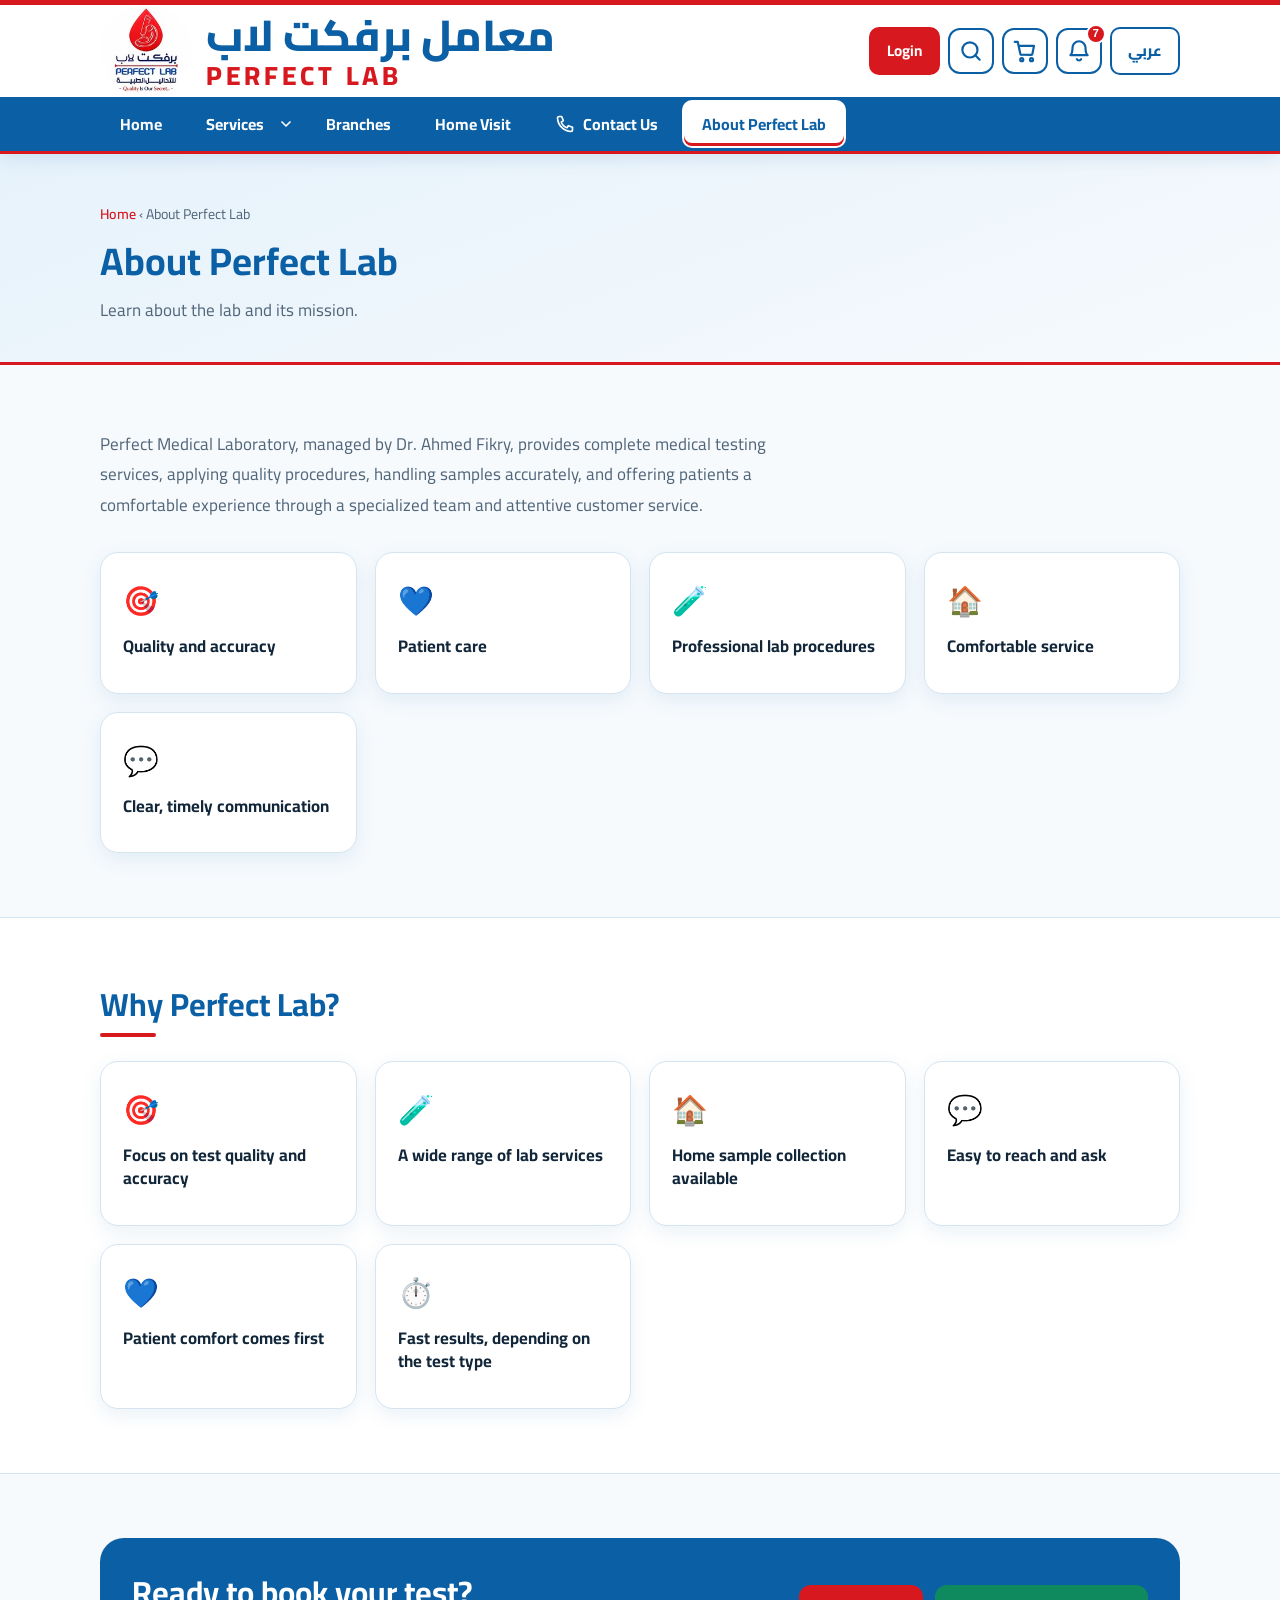
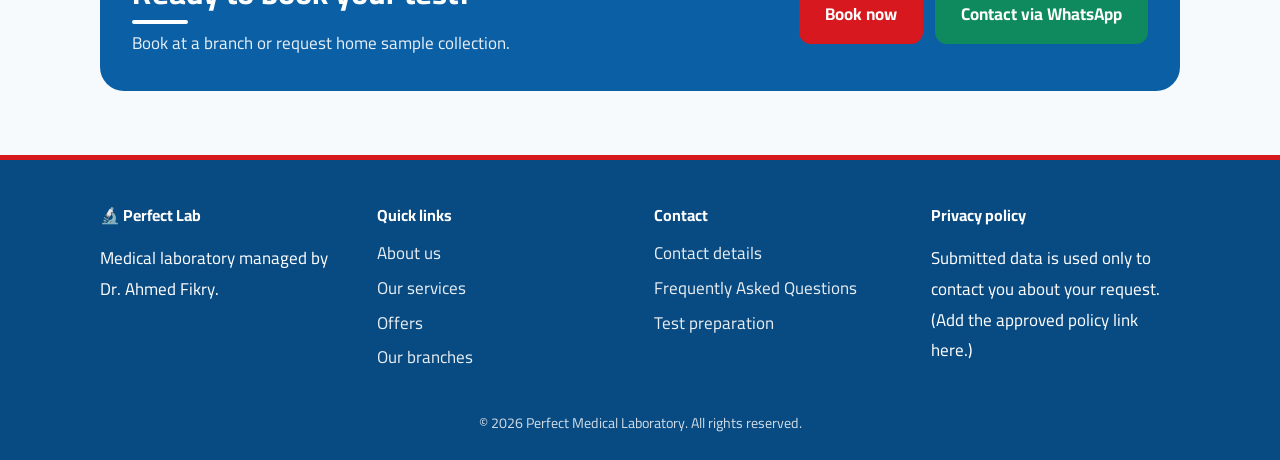
<file: about.html>
<!DOCTYPE html>
<html lang="en" dir="ltr">
<head>
<meta charset="utf-8">
<meta name="viewport" content="width=device-width, initial-scale=1, viewport-fit=cover">
<title>About Perfect Lab – Perfect Medical Laboratory</title>
<meta name="description" content="About Perfect Medical Laboratory, managed by Dr. Ahmed Fikry.">
<link rel="icon" href="assets/logo.png">
<link href="https://fonts.googleapis.com/css2?family=Cairo:wght@400;600;700;800&display=swap" rel="stylesheet">
<link rel="stylesheet" href="assets/style.css?v=202611130550">
</head>
<body data-page="about" data-title-ar="عن برفكت لاب – برفكت لاب للتحاليل الطبية">
<div id="site-header"></div>
<main>
<section class="phead"><div class="wrap">
<div class="crumb"><a href="index.html">الرئيسية</a> ‹ <span>عن برفكت لاب</span></div>
<h1>عن برفكت لاب</h1><p>تعرف على المعمل ورسالته.</p>
</div></section>
<section><div class="wrap">
<p class="sub">برفكت لاب للتحاليل الطبية، تحت إدارة د. أحمد فكري، يقدم خدمات متكاملة في مجال التحاليل الطبية، مع الحرص على تطبيق إجراءات الجودة، ودقة التعامل مع العينات، وتوفير تجربة مريحة للمرضى من خلال فريق متخصص وخدمة عملاء تهتم باحتياجاتهم.</p>
<div class="cards">
<div class="card"><span class="ic">🎯</span><h3>الجودة والدقة</h3></div>
<div class="card"><span class="ic">💙</span><h3>رعاية المريض</h3></div>
<div class="card"><span class="ic">🧪</span><h3>إجراءات معملية احترافية</h3></div>
<div class="card"><span class="ic">🏠</span><h3>خدمة مريحة</h3></div>
<div class="card"><span class="ic">💬</span><h3>تواصل واضح وفي الوقت المناسب</h3></div>
</div></div></section>
<section class="alt"><div class="wrap"><h2>لماذا برفكت لاب؟</h2><div class="cards" style="margin-top:24px" id="why"></div></div></section>
<section><div class="wrap"><div class="band">
<div><h2>جاهز تحجز تحليلك؟</h2><p>احجز من الفرع أو اطلب سحب العينة من المنزل.</p></div>
<div class="cta" style="margin:0"><a class="btn red" href="contact.html">احجز الآن</a><a class="btn wa" data-wa href="contact.html">تواصل عبر واتساب</a></div>
</div></div></section>
</main>
<div id="site-footer"></div>
<script src="assets/config.js?v=202611130550"></script>
<script src="assets/main.js?v=202611130550"></script>
</body>
</html>
</file>
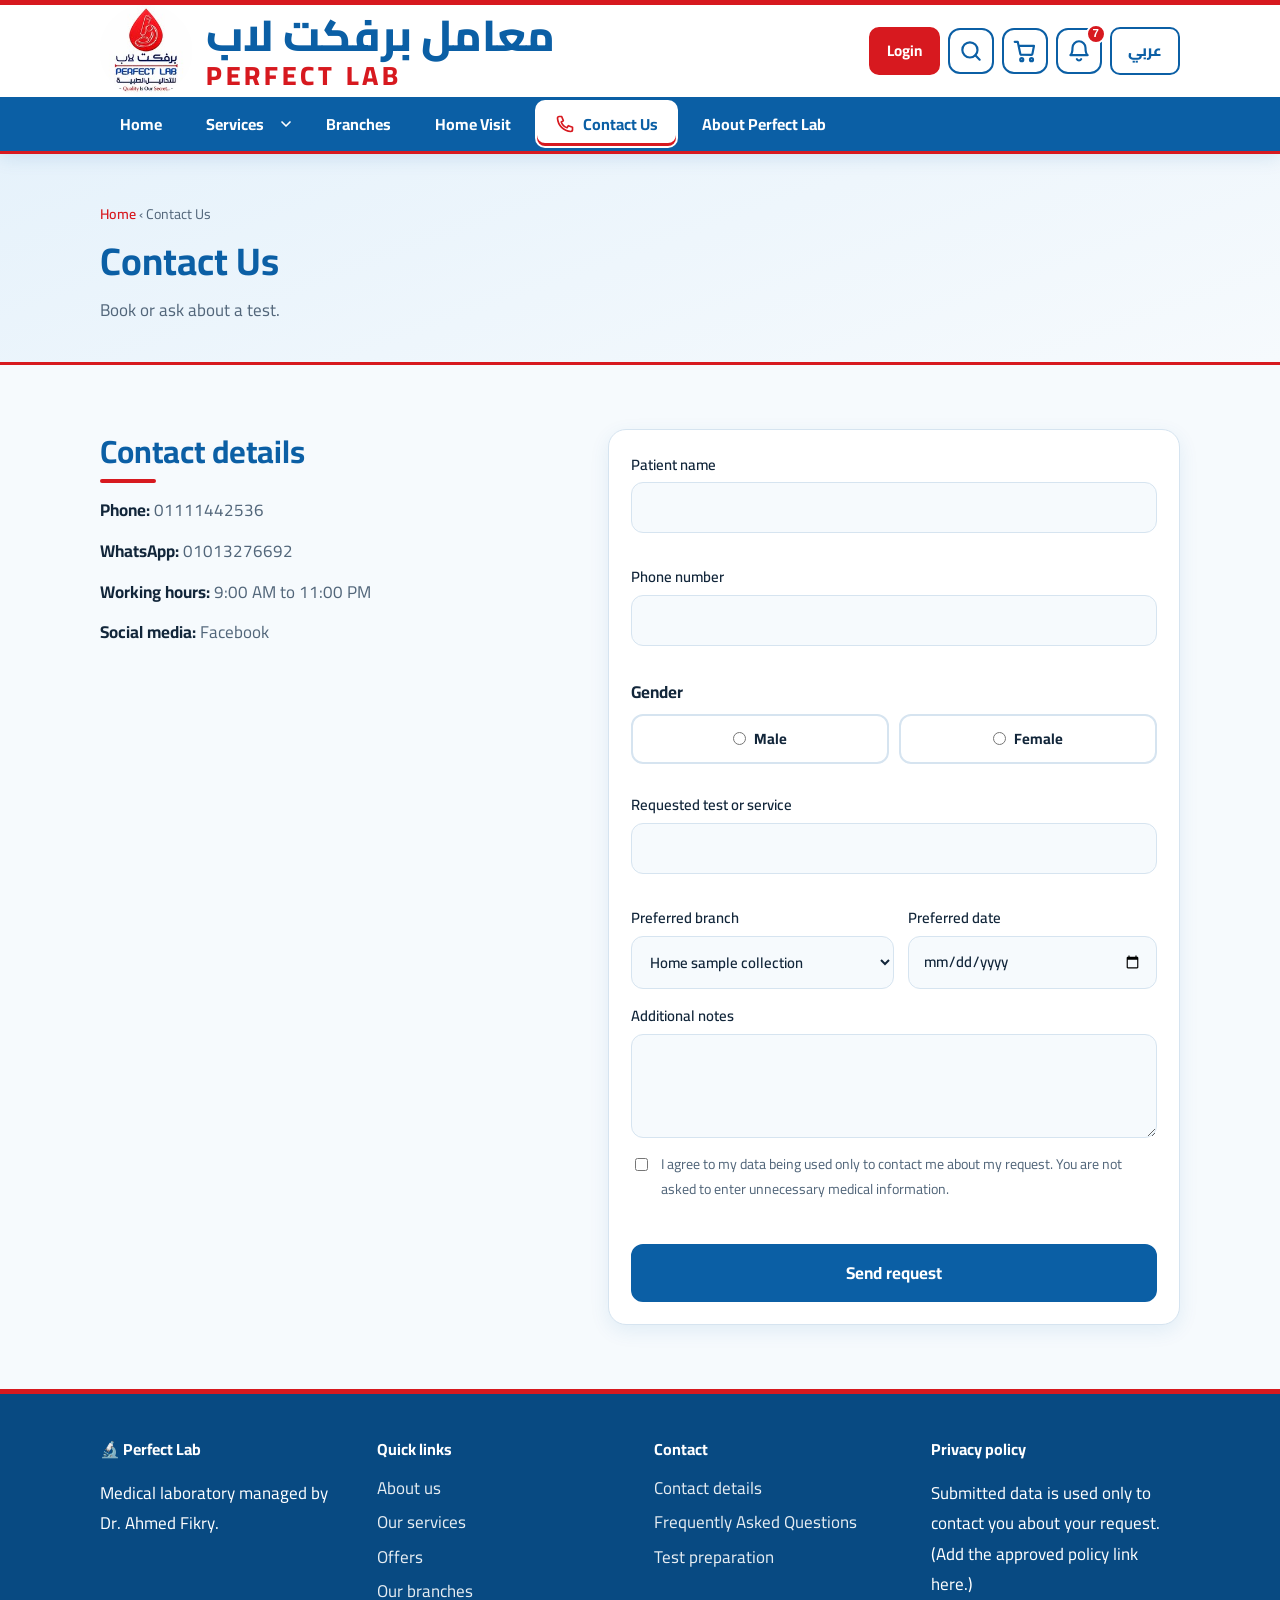
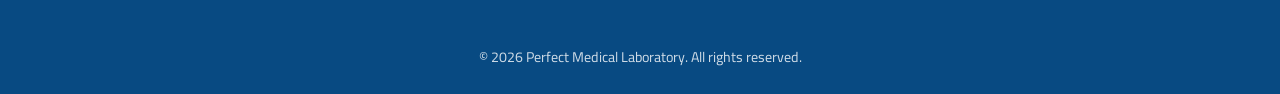
<file: contact.html>
<!DOCTYPE html>
<html lang="en" dir="ltr">
<head>
<meta charset="utf-8">
<meta name="viewport" content="width=device-width, initial-scale=1, viewport-fit=cover">
<title>Contact Us – Perfect Lab</title>
<meta name="description" content="Contact Perfect Lab to book or ask about a test.">
<link rel="icon" href="assets/logo.png">
<link href="https://fonts.googleapis.com/css2?family=Cairo:wght@400;600;700;800&display=swap" rel="stylesheet">
<link rel="stylesheet" href="assets/style.css?v=202611130550">
</head>
<body data-page="contact" data-title-ar="اتصل بنا – برفكت لاب">
<div id="site-header"></div>
<main>
<section class="phead"><div class="wrap">
<div class="crumb"><a href="index.html">الرئيسية</a> ‹ <span>اتصل بنا</span></div>
<h1>اتصل بنا</h1><p>احجز أو استفسر عن تحليل.</p>
</div></section>
<section><div class="wrap cgrid">
<div class="info">
<h2>بيانات الاتصال</h2>
<p><b>الهاتف:</b> <span id="c-phone"></span></p>
<p><b>واتساب:</b> <span id="c-wa"></span></p>
<p><b>ساعات العمل:</b> <span id="c-hours"></span></p>
<p><b>التواصل الاجتماعي:</b> <span id="c-soc"></span></p>
</div>
<div class="card">
<form id="f" novalidate>
<label>اسم المريض<input name="name" required autocomplete="name"><span class="err"></span></label>
<label>رقم الهاتف<input name="phone" type="tel" required autocomplete="tel" inputmode="tel"><span class="err"></span></label>
<fieldset class="gender"><legend>الجنس</legend><div class="gopts"><label class="gopt"><input type="radio" name="gender" value="ذكر" required><span>ذكر</span></label><label class="gopt"><input type="radio" name="gender" value="أنثى"><span>أنثى</span></label></div><span class="err" id="e-gender"></span></fieldset>
<label>التحليل أو الخدمة المطلوبة<input name="test" required><span class="err"></span></label>
<div class="two">
<label>الفرع المفضل<select name="branch" id="bsel"><option value="سحب عينة من المنزل">سحب عينة من المنزل</option></select></label>
<label>التاريخ المفضل<input name="date" type="date"></label></div>
<label>ملاحظات إضافية<textarea name="notes" rows="3"></textarea></label>
<label class="chk"><input type="checkbox" name="ok" required><span>أوافق على استخدام بياناتي للتواصل معي بخصوص طلبي فقط. لا يُطلب منك إدخال معلومات طبية غير ضرورية.</span></label><span class="err" id="e-ok"></span>
<button class="btn" type="submit">إرسال الطلب</button>
<div id="msg" role="status"></div>
</form></div></div></section>
</main>
<div id="site-footer"></div>
<script src="assets/config.js?v=202611130550"></script>
<script src="assets/main.js?v=202611130550"></script>
</body>
</html>
</file>
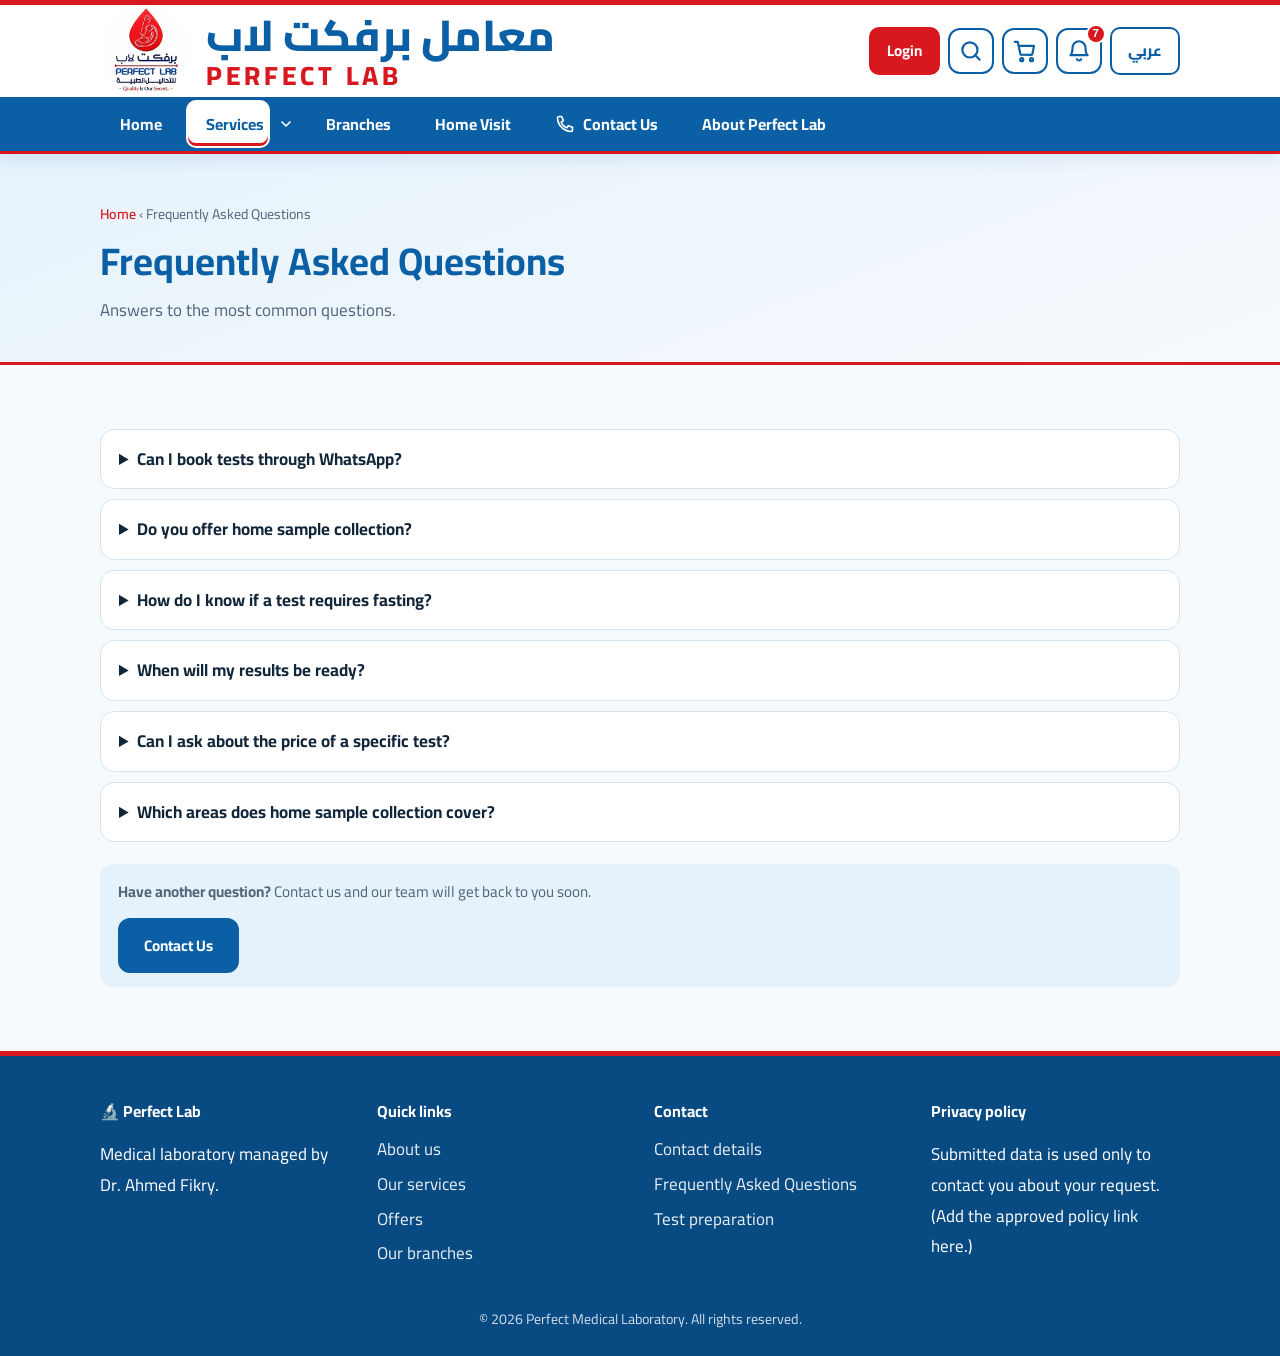
<file: faq.html>
<!DOCTYPE html>
<html lang="en" dir="ltr">
<head>
<meta charset="utf-8">
<meta name="viewport" content="width=device-width, initial-scale=1, viewport-fit=cover">
<title>FAQ – Perfect Lab</title>
<meta name="description" content="Answers to common questions about tests and Perfect Lab services.">
<link rel="icon" href="assets/logo.png">
<link href="https://fonts.googleapis.com/css2?family=Cairo:wght@400;600;700;800&display=swap" rel="stylesheet">
<link rel="stylesheet" href="assets/style.css?v=202611130550">
</head>
<body data-page="faq" data-title-ar="الأسئلة الشائعة – برفكت لاب">
<div id="site-header"></div>
<main>
<section class="phead"><div class="wrap">
<div class="crumb"><a href="index.html">الرئيسية</a> ‹ <span>الأسئلة الشائعة</span></div>
<h1>الأسئلة الشائعة</h1><p>إجابات لأكثر الأسئلة تكرارًا.</p>
</div></section>
<section><div class="wrap">
<div id="faqs"></div>
<div class="note"><b>هل لديك سؤال آخر؟</b> <span>تواصل معنا وسيرد عليك فريقنا في أقرب وقت.</span> <a class="btn" style="margin-top:12px;display:block;width:max-content" href="contact.html">اتصل بنا</a></div>
</div></section>
</main>
<div id="site-footer"></div>
<script src="assets/config.js?v=202611130550"></script>
<script src="assets/main.js?v=202611130550"></script>
</body>
</html>
</file>
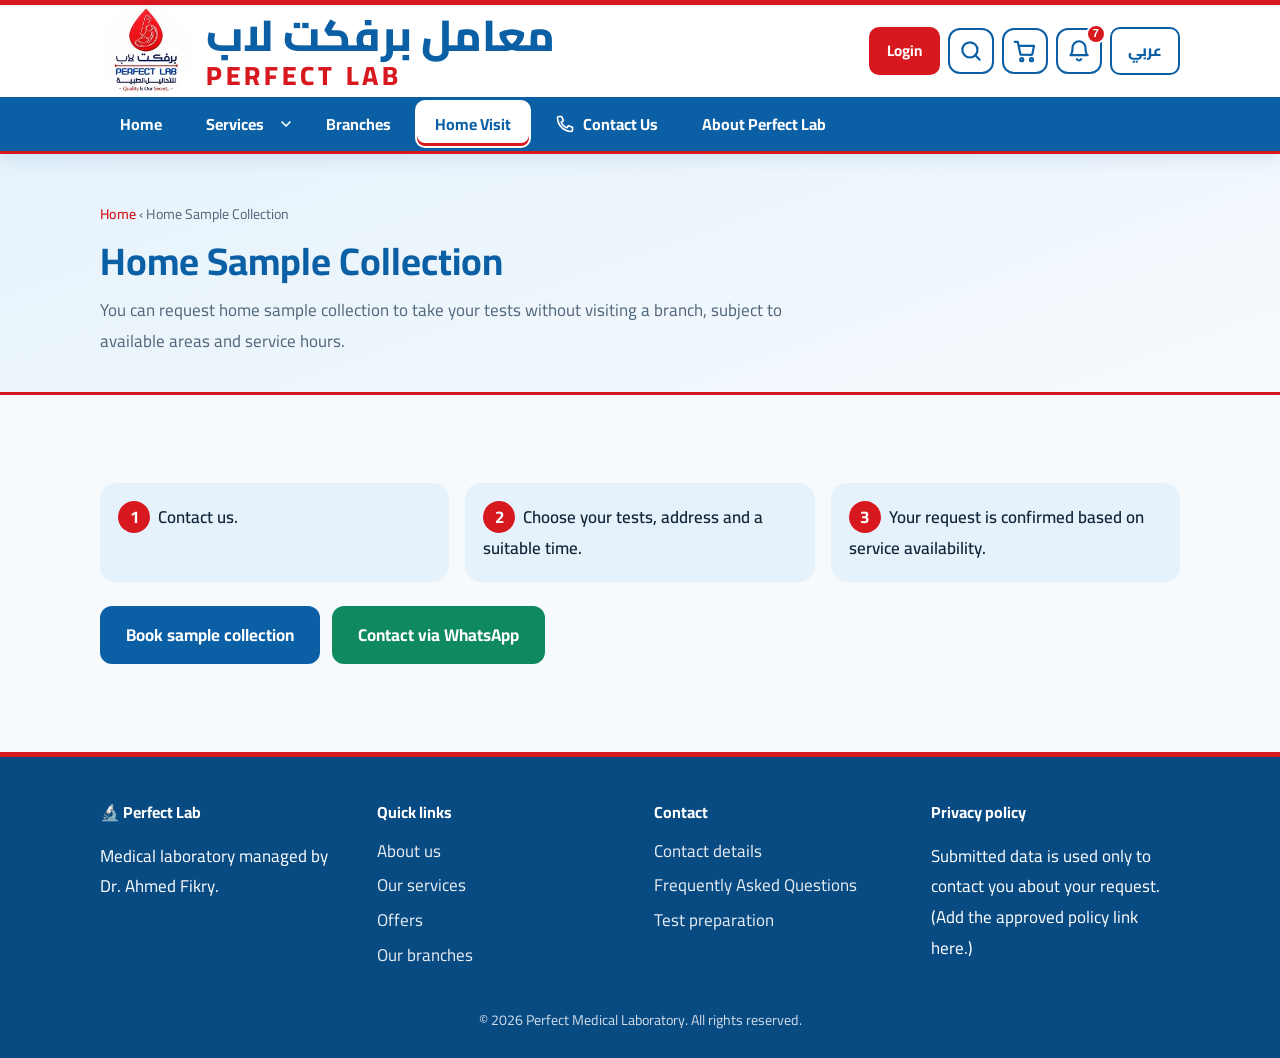
<file: home-collection.html>
<!DOCTYPE html>
<html lang="en" dir="ltr">
<head>
<meta charset="utf-8">
<meta name="viewport" content="width=device-width, initial-scale=1, viewport-fit=cover">
<title>Home Sample Collection – Perfect Lab</title>
<meta name="description" content="Request home sample collection with Perfect Lab.">
<link rel="icon" href="assets/logo.png">
<link href="https://fonts.googleapis.com/css2?family=Cairo:wght@400;600;700;800&display=swap" rel="stylesheet">
<link rel="stylesheet" href="assets/style.css?v=202611130550">
</head>
<body data-page="home-collection" data-title-ar="سحب العينات من المنزل – برفكت لاب">
<div id="site-header"></div>
<main>
<section class="phead"><div class="wrap">
<div class="crumb"><a href="index.html">الرئيسية</a> ‹ <span>خدمة سحب العينات من المنزل</span></div>
<h1>خدمة سحب العينات من المنزل</h1><p>نوفر إمكانية طلب سحب العينات من المنزل لتسهيل إجراء التحاليل دون الحاجة إلى زيارة الفرع، وفقًا للمناطق المتاحة ومواعيد الخدمة.</p>
</div></section>
<section><div class="wrap">
<div class="steps"><div class="step"><b>1</b>تواصل معنا.</div><div class="step"><b>2</b>حدد التحاليل والعنوان والموعد المناسب.</div><div class="step"><b>3</b>يتم تأكيد الطلب وفقًا لتوافر الخدمة.</div></div>
<div class="cta"><a class="btn" href="contact.html">احجز سحب العينة</a><a class="btn wa" data-wa href="contact.html">تواصل عبر واتساب</a></div>
</div></section>
</main>
<div id="site-footer"></div>
<script src="assets/config.js?v=202611130550"></script>
<script src="assets/main.js?v=202611130550"></script>
</body>
</html>
</file>
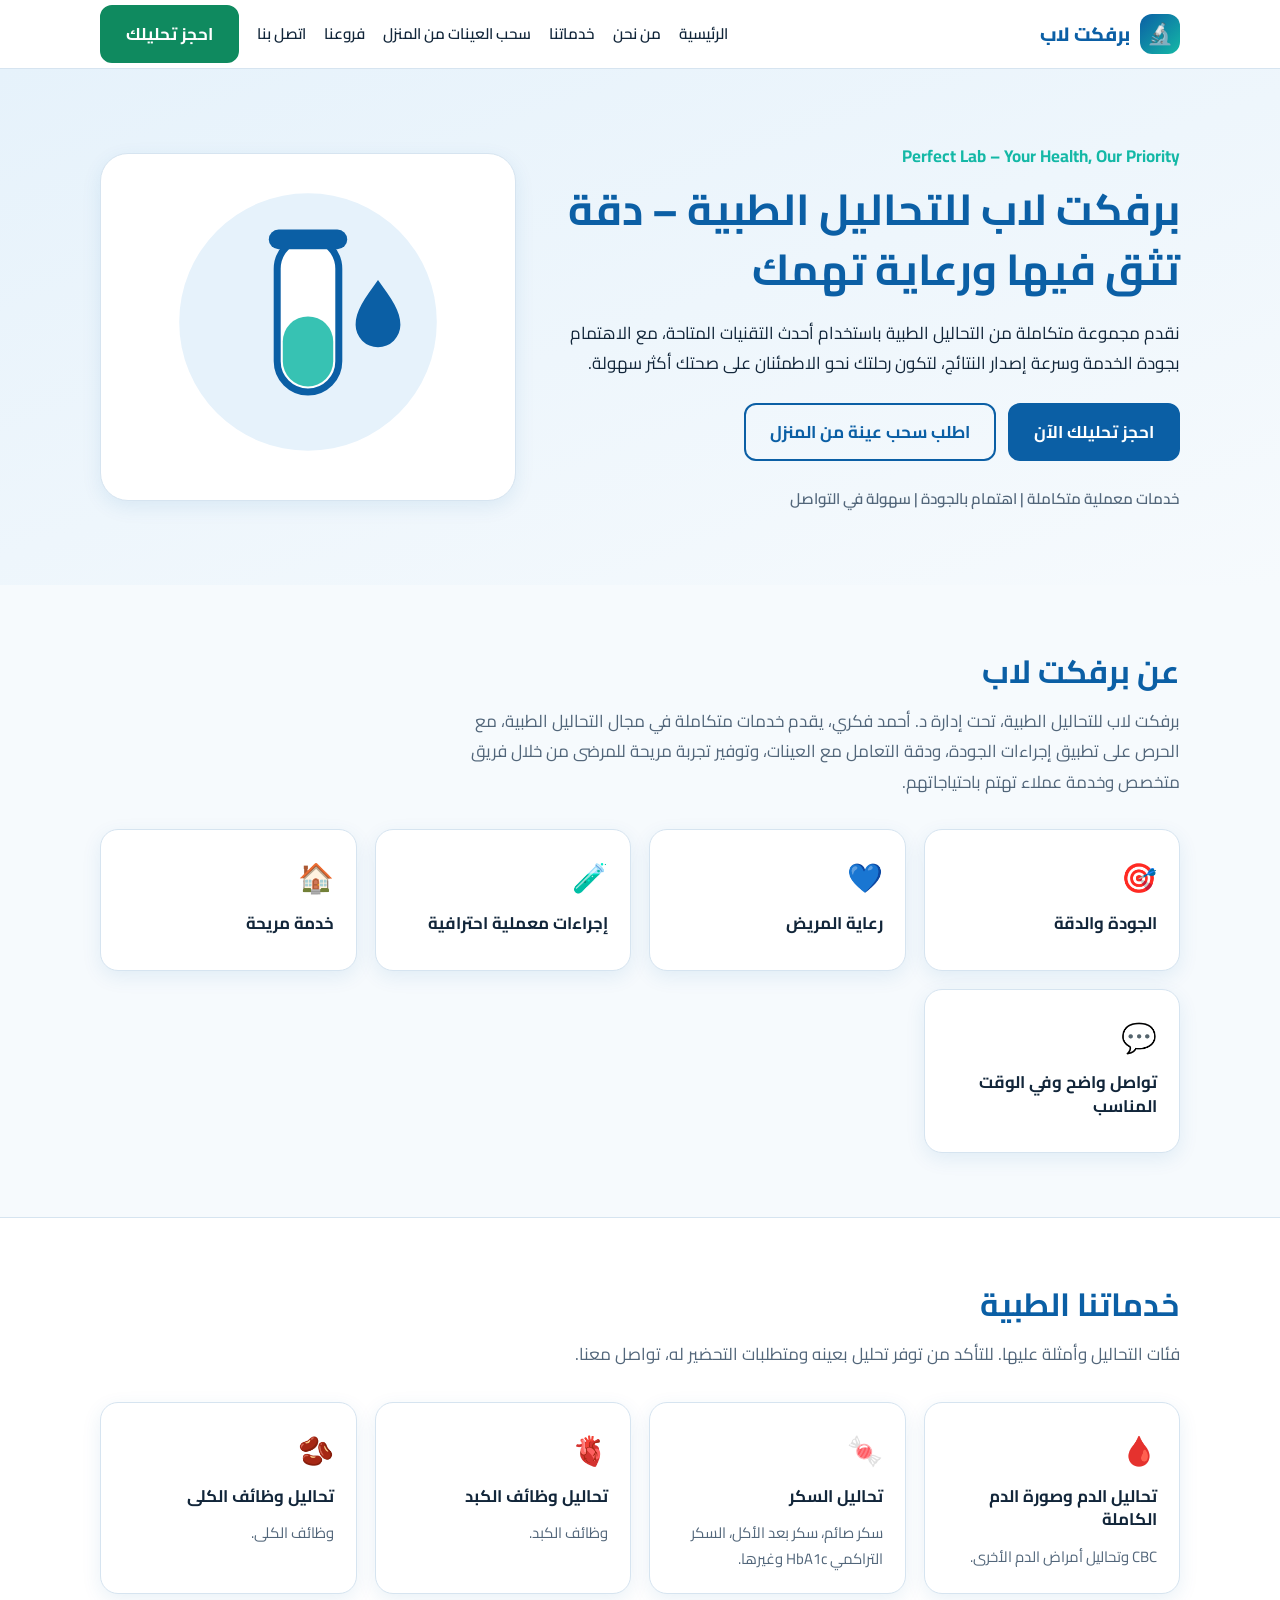
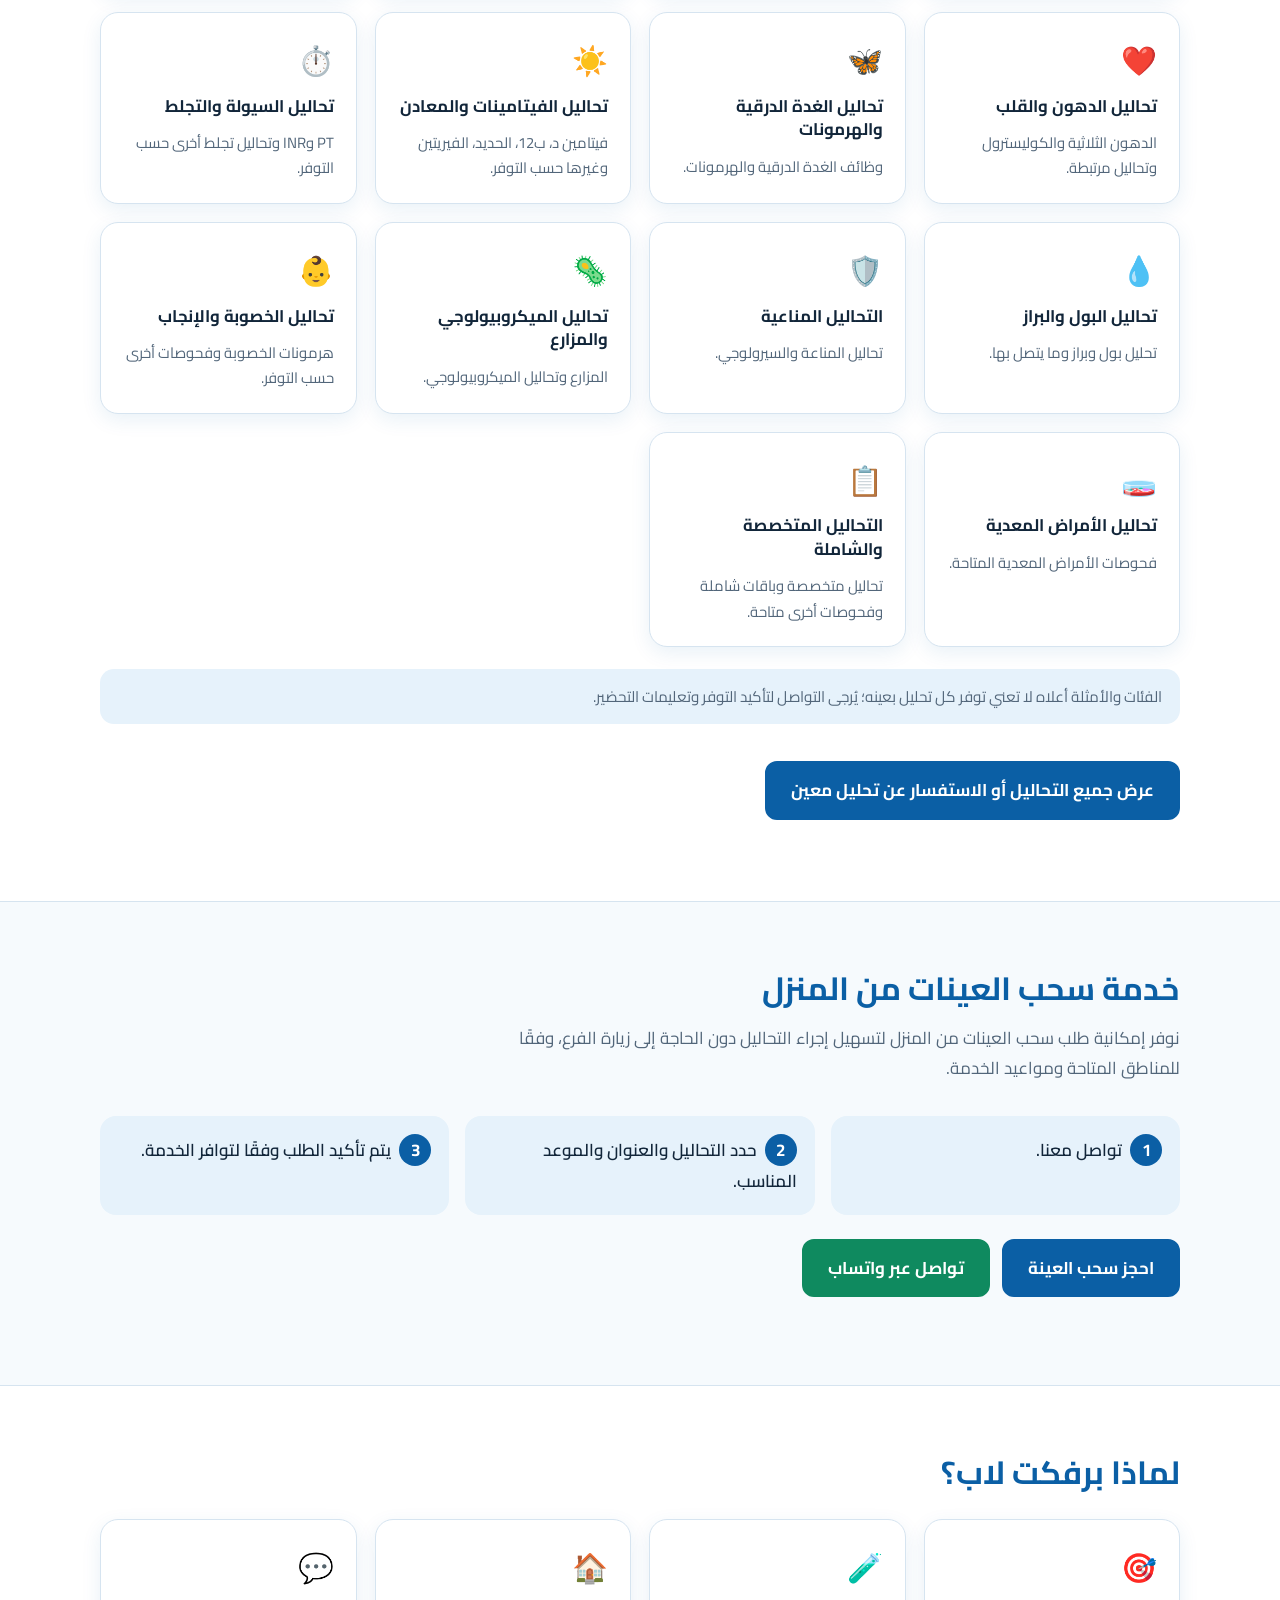
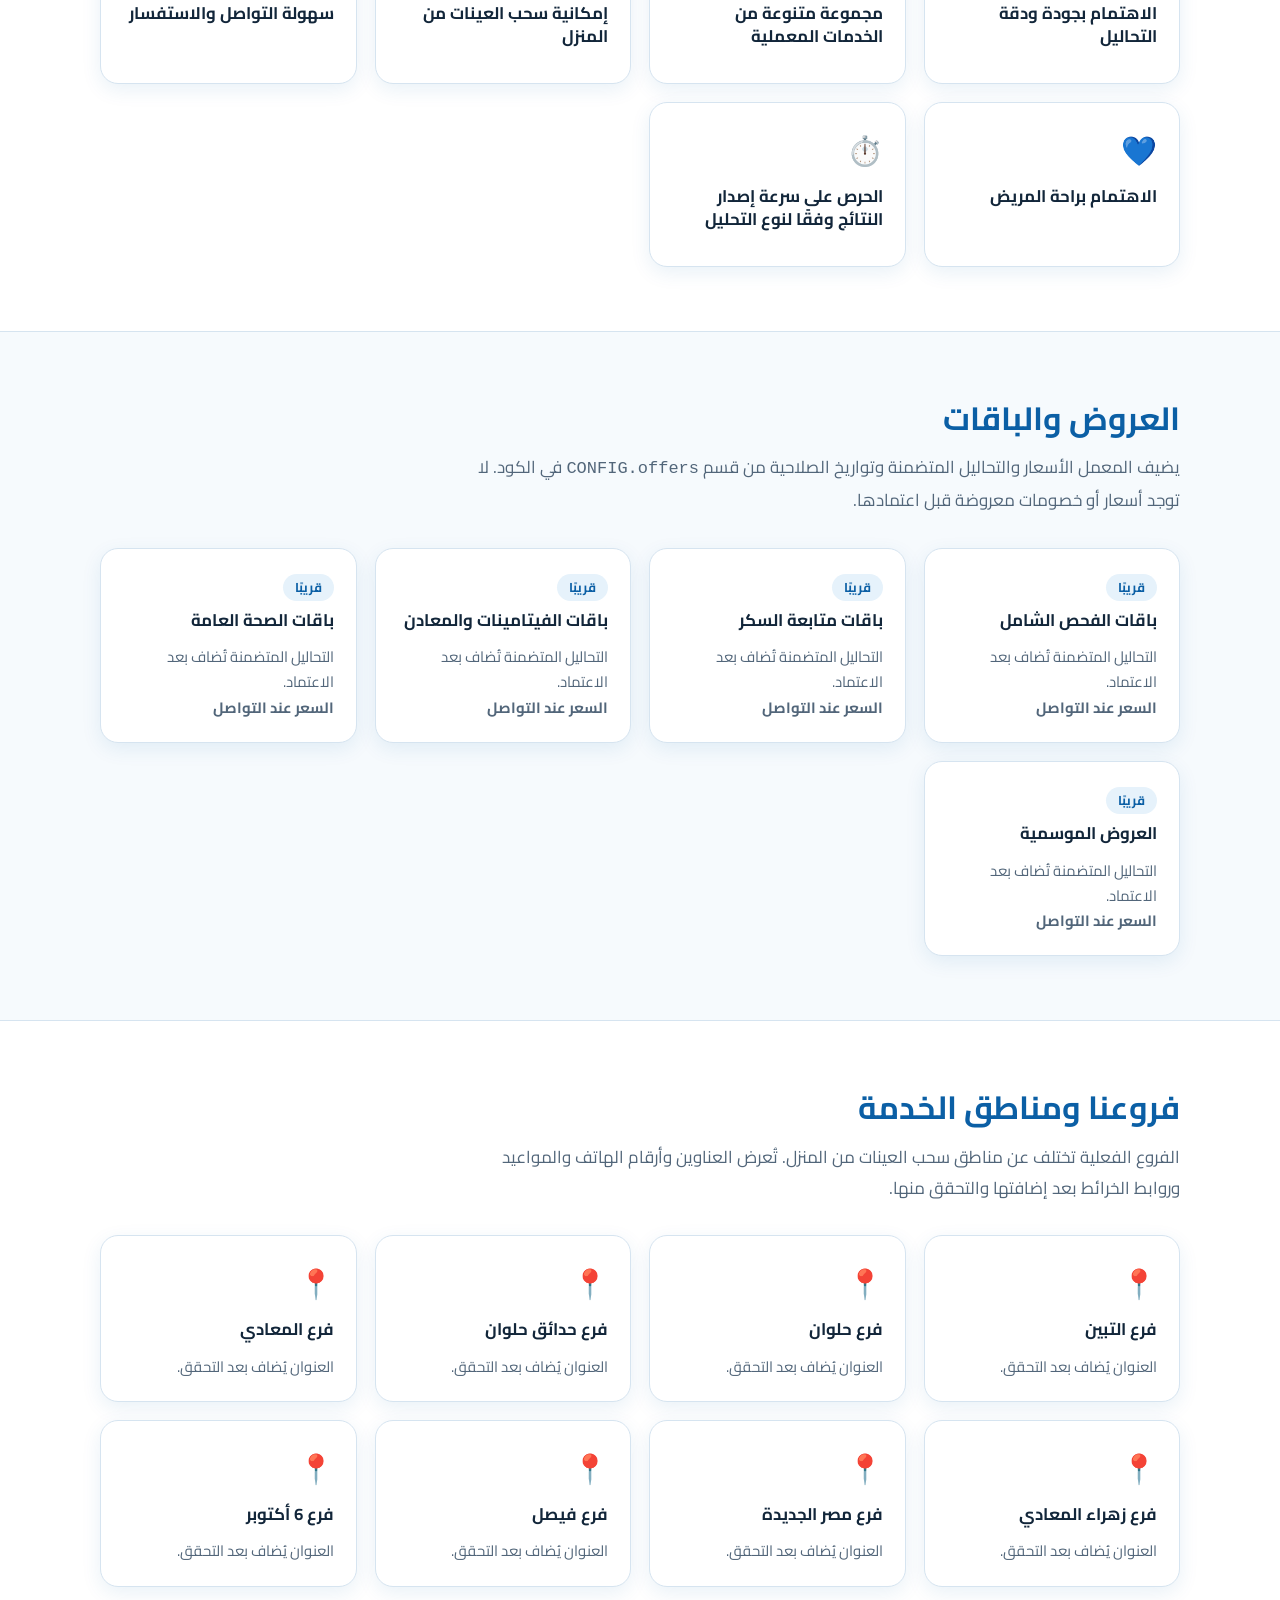
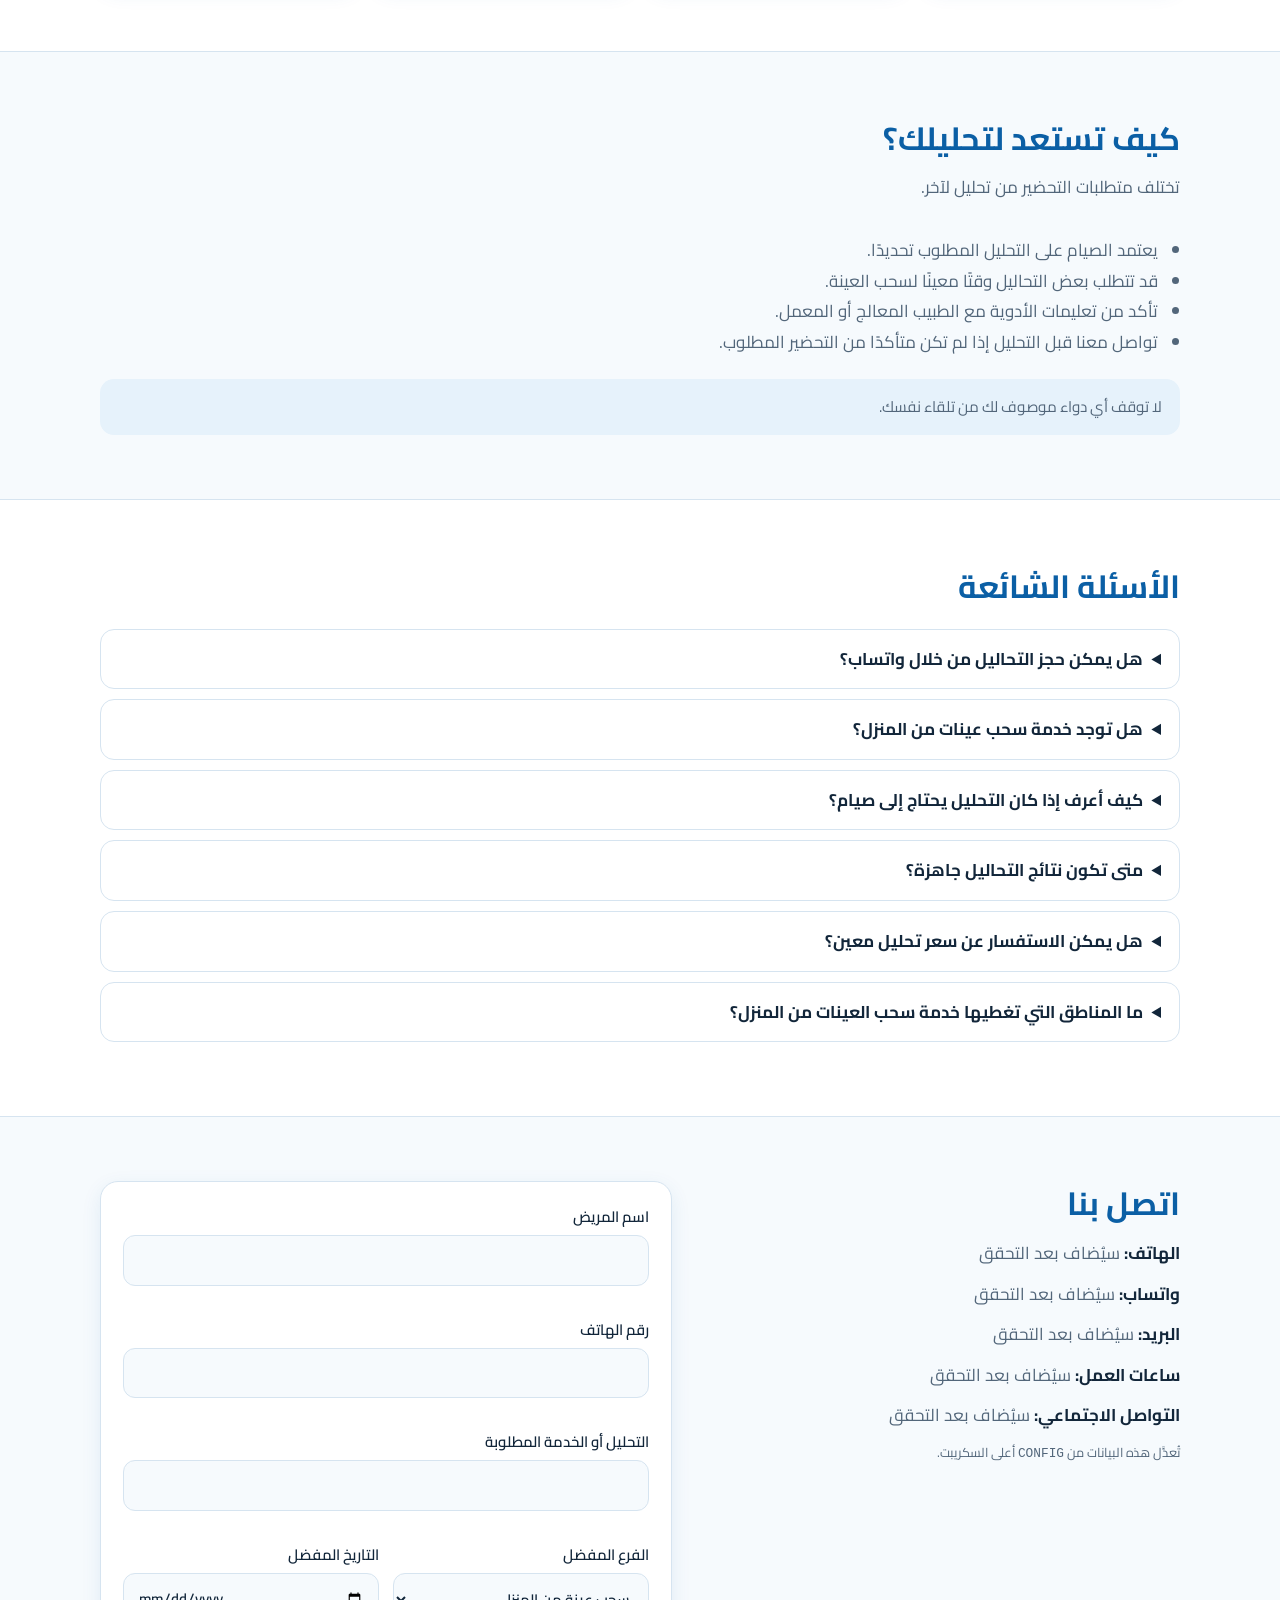
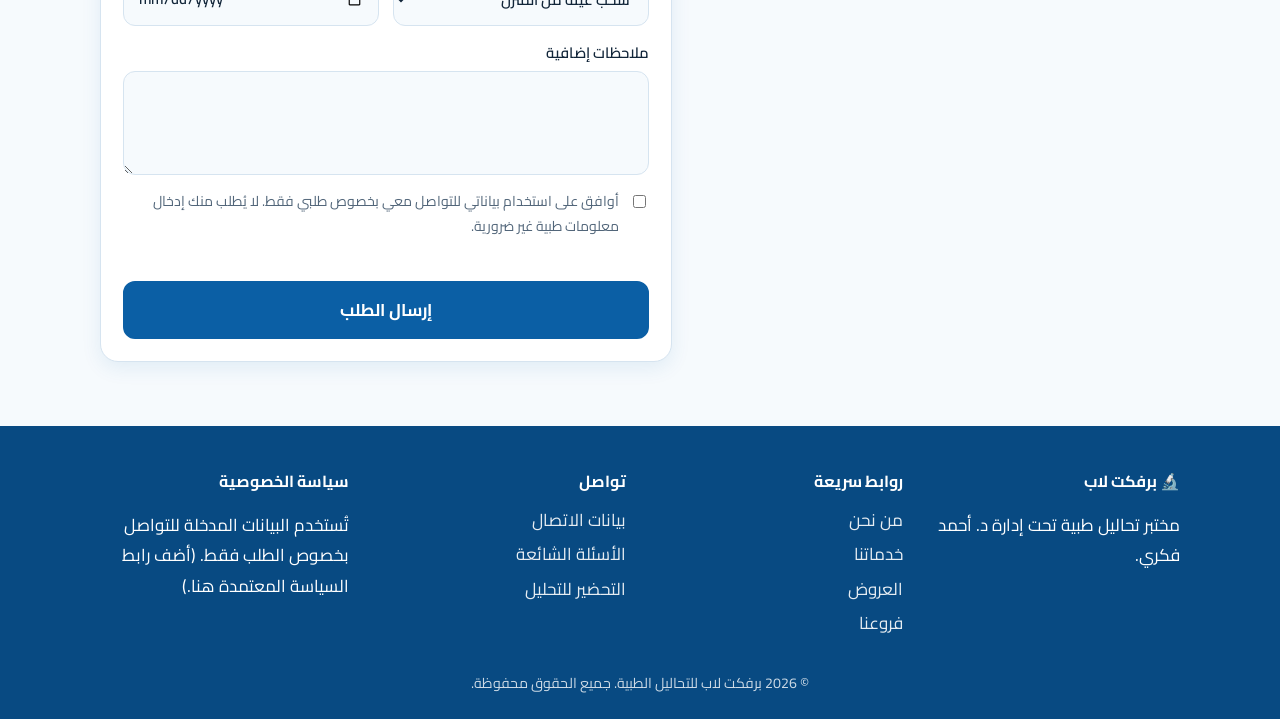
<file: index (1).html>
<!DOCTYPE html>
<html lang="ar" dir="rtl">
<head>
<meta charset="utf-8">
<meta name="viewport" content="width=device-width, initial-scale=1, viewport-fit=cover">
<title>برفكت لاب للتحاليل الطبية – د. أحمد فكري</title>
<meta name="description" content="برفكت لاب للتحاليل الطبية: خدمات معملية متكاملة، سحب عينات من المنزل، وسهولة في التواصل والحجز.">
<link href="https://fonts.googleapis.com/css2?family=Cairo:wght@400;600;700;800&display=swap" rel="stylesheet">
<style>
:root{box-sizing:border-box;padding-top:env(safe-area-inset-top,0px);padding-bottom:env(safe-area-inset-bottom,0px);
--bg:#f6fafd;--surface:#fff;--text:#12263a;--muted:#52667a;--primary:#0b5fa5;--primary-d:#084a82;--accent:#14b8a6;--soft:#e6f2fb;--line:#d6e4f0;--on-primary:#fff;--shadow:0 6px 20px rgba(11,95,165,.09)}
@media (prefers-color-scheme:dark){:root:not([data-theme="light"]){color-scheme:dark;--bg:#0d1722;--surface:#14212f;--text:#e8f0f7;--muted:#9fb3c6;--primary:#4aa3e8;--primary-d:#7bbcf0;--accent:#2dd4bf;--soft:#173048;--line:#243a50;--on-primary:#06192b;--shadow:0 6px 20px rgba(0,0,0,.35)}}
:root[data-theme="dark"]{color-scheme:dark;--bg:#0d1722;--surface:#14212f;--text:#e8f0f7;--muted:#9fb3c6;--primary:#4aa3e8;--primary-d:#7bbcf0;--accent:#2dd4bf;--soft:#173048;--line:#243a50;--on-primary:#06192b;--shadow:0 6px 20px rgba(0,0,0,.35)}
*,*::before,*::after{box-sizing:border-box}
html{scroll-behavior:smooth;scroll-padding-top:calc(env(safe-area-inset-top,0px) + 76px)}
body{margin:0;background:var(--bg);color:var(--text);font-family:Cairo,Tahoma,Arial,sans-serif;line-height:1.8;font-size:17px}
body::before{content:"";position:fixed;inset:0 0 auto;height:env(safe-area-inset-top,0px);background:var(--surface);z-index:10}
a{color:inherit;text-decoration:none}
.wrap{max-width:1120px;margin:auto;padding:0 20px}
section{padding:64px 0}
h1,h2,h3{line-height:1.4;margin:0 0 12px}
h2{font-size:clamp(1.5rem,3vw,2rem);color:var(--primary)}
.sub{color:var(--muted);max-width:720px;margin:0 0 32px}
.btn{display:inline-block;padding:12px 24px;border-radius:12px;font-weight:700;border:2px solid var(--primary);background:var(--primary);color:var(--on-primary);cursor:pointer;font:inherit;font-weight:700}
.btn:hover{background:var(--primary-d);border-color:var(--primary-d)}
.btn.ghost{background:transparent;color:var(--primary)}
.btn.ghost:hover{background:var(--soft)}
.btn.wa{background:#0f8a5f;border-color:#0f8a5f;color:#fff}
header{position:sticky;top:env(safe-area-inset-top,0px);z-index:20;background:var(--surface);border-bottom:1px solid var(--line)}
.bar{display:flex;align-items:center;gap:16px;min-height:68px}
.brand{display:flex;align-items:center;gap:10px;font-weight:800;color:var(--primary);font-size:1.2rem}
.logo{width:40px;height:40px;border-radius:12px;background:linear-gradient(135deg,var(--primary),var(--accent));display:grid;place-items:center;color:#fff;font-size:1.3rem}
nav{margin-inline-start:auto;display:flex;gap:18px;align-items:center}
nav a{font-weight:600;font-size:.95rem}
nav a:hover{color:var(--primary)}
.menu{display:none;margin-inline-start:auto;background:none;border:1px solid var(--line);border-radius:10px;padding:6px 12px;font-size:1.3rem;color:var(--text);cursor:pointer}
@media(max-width:900px){.menu{display:block}nav{display:none;position:absolute;top:100%;inset-inline:0;background:var(--surface);flex-direction:column;align-items:stretch;padding:16px 20px;border-bottom:1px solid var(--line)}nav.open{display:flex}}
.hero{background:linear-gradient(160deg,var(--soft),var(--bg));padding:72px 0}
.hero .grid{display:grid;grid-template-columns:1.2fr .8fr;gap:40px;align-items:center}
.hero h1{font-size:clamp(1.8rem,4vw,2.7rem);color:var(--primary)}
.hero .en{color:var(--accent);font-weight:700;margin-bottom:8px}
.cta{display:flex;flex-wrap:wrap;gap:12px;margin:24px 0}
.trust{color:var(--muted);font-weight:600;font-size:.95rem}
.art{background:var(--surface);border:1px solid var(--line);border-radius:28px;box-shadow:var(--shadow);padding:28px;text-align:center}
.art svg{width:100%;max-width:280px;height:auto}
@media(max-width:800px){.hero .grid{grid-template-columns:1fr}}
.cards{display:grid;grid-template-columns:repeat(auto-fill,minmax(240px,1fr));gap:18px}
.card{background:var(--surface);border:1px solid var(--line);border-radius:18px;padding:22px;box-shadow:var(--shadow)}
.card h3{font-size:1.05rem;color:var(--text)}
.card p{margin:0;color:var(--muted);font-size:.93rem;line-height:1.7}
.ic{font-size:1.8rem;display:block;margin-bottom:8px}
.note{background:var(--soft);border-radius:14px;padding:14px 18px;color:var(--muted);font-size:.95rem;margin-top:22px}
.alt{background:var(--surface);border-block:1px solid var(--line)}
.steps{display:grid;grid-template-columns:repeat(auto-fit,minmax(220px,1fr));gap:16px;margin:24px 0}
.step{background:var(--soft);border-radius:16px;padding:18px;font-weight:600}
.step b{display:inline-grid;place-items:center;width:32px;height:32px;border-radius:50%;background:var(--primary);color:var(--on-primary);margin-inline-end:8px}
.tag{display:inline-block;background:var(--soft);color:var(--primary);border-radius:99px;padding:2px 12px;font-size:.8rem;font-weight:700;margin-bottom:8px}
details{background:var(--surface);border:1px solid var(--line);border-radius:14px;padding:14px 18px;margin-bottom:10px}
summary{cursor:pointer;font-weight:700}
details p{margin:10px 0 0;color:var(--muted)}
ul.prep{padding-inline-start:22px;color:var(--muted)}
form{display:grid;gap:14px}
.two{display:grid;grid-template-columns:1fr 1fr;gap:14px}
@media(max-width:600px){.two{grid-template-columns:1fr}}
label{font-weight:600;font-size:.93rem;display:grid;gap:4px}
input,select,textarea{font:inherit;padding:11px 14px;border-radius:12px;border:1px solid var(--line);background:var(--bg);color:var(--text)}
input:focus,select:focus,textarea:focus,summary:focus-visible,.btn:focus-visible{outline:3px solid var(--accent);outline-offset:2px}
.err{color:#c0392b;font-size:.82rem;min-height:1em}
:root[data-theme="dark"] .err{color:#ff8a7a}
.chk{display:flex;gap:10px;align-items:flex-start;font-weight:400;font-size:.88rem;color:var(--muted)}
.chk input{margin-top:6px}
#msg{padding:14px;border-radius:12px;background:var(--soft);display:none;font-weight:600}
.cgrid{display:grid;grid-template-columns:1fr 1.2fr;gap:32px}
@media(max-width:800px){.cgrid{grid-template-columns:1fr}}
.info p{margin:0 0 10px;color:var(--muted)}
.info b{color:var(--text)}
footer{background:var(--primary-d);color:#fff;padding:44px 0 24px}
:root[data-theme="dark"] footer,:root:not([data-theme="light"]) footer{--f:1}
@media(prefers-color-scheme:dark){footer{background:#0a1520}}
footer .fg{display:grid;grid-template-columns:repeat(auto-fit,minmax(200px,1fr));gap:28px}
footer h3{font-size:1rem}
footer a{display:block;opacity:.9;margin-bottom:4px}
footer small{display:block;text-align:center;margin-top:28px;opacity:.8}
.edit{font-size:.8rem;color:var(--muted)}
</style>
</head>
<body>
<header><div class="wrap bar">
<a class="brand" href="#home"><span class="logo" aria-hidden="true">🔬</span>برفكت لاب</a>
<button class="menu" id="menu" aria-label="القائمة" aria-expanded="false">☰</button>
<nav id="nav">
<a href="#home">الرئيسية</a><a href="#about">من نحن</a><a href="#services">خدماتنا</a><a href="#home-collection">سحب العينات من المنزل</a><a href="#branches">فروعنا</a><a href="#contact">اتصل بنا</a>
<a class="btn wa" data-wa href="#contact">احجز تحليلك</a>
</nav></div></header>

<main>
<section class="hero" id="home"><div class="wrap grid">
<div>
<div class="en">Perfect Lab – Your Health, Our Priority</div>
<h1>برفكت لاب للتحاليل الطبية – دقة تثق فيها ورعاية تهمك</h1>
<p>نقدم مجموعة متكاملة من التحاليل الطبية باستخدام أحدث التقنيات المتاحة، مع الاهتمام بجودة الخدمة وسرعة إصدار النتائج، لتكون رحلتك نحو الاطمئنان على صحتك أكثر سهولة.</p>
<div class="cta"><a class="btn" href="#contact">احجز تحليلك الآن</a><a class="btn ghost" href="#home-collection">اطلب سحب عينة من المنزل</a></div>
<div class="trust">خدمات معملية متكاملة | اهتمام بالجودة | سهولة في التواصل</div>
</div>
<div class="art" aria-hidden="true">
<svg viewBox="0 0 200 200" role="img" aria-label="رسم توضيحي لأنبوب تحليل وقطرة دم"><circle cx="100" cy="100" r="92" fill="var(--soft)"/><rect x="78" y="40" width="44" height="110" rx="22" fill="var(--surface)" stroke="var(--primary)" stroke-width="5"/><rect x="82" y="96" width="36" height="50" rx="18" fill="var(--accent)" opacity=".85"/><rect x="72" y="34" width="56" height="14" rx="7" fill="var(--primary)"/><path d="M150 70c10 14 16 22 16 32a16 16 0 0 1-32 0c0-10 6-18 16-32z" fill="var(--primary)"/></svg>
</div></div></section>

<section id="about"><div class="wrap">
<h2>عن برفكت لاب</h2>
<p class="sub">برفكت لاب للتحاليل الطبية، تحت إدارة د. أحمد فكري، يقدم خدمات متكاملة في مجال التحاليل الطبية، مع الحرص على تطبيق إجراءات الجودة، ودقة التعامل مع العينات، وتوفير تجربة مريحة للمرضى من خلال فريق متخصص وخدمة عملاء تهتم باحتياجاتهم.</p>
<div class="cards">
<div class="card"><span class="ic">🎯</span><h3>الجودة والدقة</h3></div>
<div class="card"><span class="ic">💙</span><h3>رعاية المريض</h3></div>
<div class="card"><span class="ic">🧪</span><h3>إجراءات معملية احترافية</h3></div>
<div class="card"><span class="ic">🏠</span><h3>خدمة مريحة</h3></div>
<div class="card"><span class="ic">💬</span><h3>تواصل واضح وفي الوقت المناسب</h3></div>
</div></div></section>

<section class="alt" id="services"><div class="wrap">
<h2>خدماتنا الطبية</h2>
<p class="sub">فئات التحاليل وأمثلة عليها. للتأكد من توفر تحليل بعينه ومتطلبات التحضير له، تواصل معنا.</p>
<div class="cards" id="svc"></div>
<div class="note">الفئات والأمثلة أعلاه لا تعني توفر كل تحليل بعينه؛ يُرجى التواصل لتأكيد التوفر وتعليمات التحضير.</div>
<p><a class="btn" style="margin-top:20px" href="#contact">عرض جميع التحاليل أو الاستفسار عن تحليل معين</a></p>
</div></section>

<section id="home-collection"><div class="wrap">
<h2>خدمة سحب العينات من المنزل</h2>
<p class="sub">نوفر إمكانية طلب سحب العينات من المنزل لتسهيل إجراء التحاليل دون الحاجة إلى زيارة الفرع، وفقًا للمناطق المتاحة ومواعيد الخدمة.</p>
<div class="steps"><div class="step"><b>1</b>تواصل معنا.</div><div class="step"><b>2</b>حدد التحاليل والعنوان والموعد المناسب.</div><div class="step"><b>3</b>يتم تأكيد الطلب وفقًا لتوافر الخدمة.</div></div>
<div class="cta"><a class="btn" href="#contact">احجز سحب العينة</a><a class="btn wa" data-wa href="#contact">تواصل عبر واتساب</a></div>
</div></section>

<section class="alt"><div class="wrap">
<h2>لماذا برفكت لاب؟</h2><div class="cards" style="margin-top:24px" id="why"></div>
</div></section>

<section id="offers"><div class="wrap">
<h2>العروض والباقات</h2>
<p class="sub">يضيف المعمل الأسعار والتحاليل المتضمنة وتواريخ الصلاحية من قسم <code>CONFIG.offers</code> في الكود. لا توجد أسعار أو خصومات معروضة قبل اعتمادها.</p>
<div class="cards" id="off"></div>
</div></section>

<section class="alt" id="branches"><div class="wrap">
<h2>فروعنا ومناطق الخدمة</h2>
<p class="sub">الفروع الفعلية تختلف عن مناطق سحب العينات من المنزل. تُعرض العناوين وأرقام الهاتف والمواعيد وروابط الخرائط بعد إضافتها والتحقق منها.</p>
<div class="cards" id="br"></div>
</div></section>

<section id="prepare"><div class="wrap">
<h2>كيف تستعد لتحليلك؟</h2>
<p class="sub">تختلف متطلبات التحضير من تحليل لآخر.</p>
<ul class="prep">
<li>يعتمد الصيام على التحليل المطلوب تحديدًا.</li>
<li>قد تتطلب بعض التحاليل وقتًا معينًا لسحب العينة.</li>
<li>تأكد من تعليمات الأدوية مع الطبيب المعالج أو المعمل.</li>
<li>تواصل معنا قبل التحليل إذا لم تكن متأكدًا من التحضير المطلوب.</li>
</ul>
<div class="note">لا توقف أي دواء موصوف لك من تلقاء نفسك.</div>
</div></section>

<section class="alt" id="faq"><div class="wrap">
<h2>الأسئلة الشائعة</h2><div id="faqs" style="margin-top:20px"></div>
</div></section>

<section id="contact"><div class="wrap cgrid">
<div class="info">
<h2>اتصل بنا</h2>
<p><b>الهاتف:</b> <span id="c-phone"></span></p>
<p><b>واتساب:</b> <span id="c-wa"></span></p>
<p><b>البريد:</b> <span id="c-mail"></span></p>
<p><b>ساعات العمل:</b> <span id="c-hours"></span></p>
<p><b>التواصل الاجتماعي:</b> <span id="c-soc"></span></p>
<p class="edit">تُعدَّل هذه البيانات من <code>CONFIG</code> أعلى السكريبت.</p>
</div>
<div class="card">
<form id="f" novalidate>
<label>اسم المريض<input name="name" required autocomplete="name"><span class="err"></span></label>
<label>رقم الهاتف<input name="phone" type="tel" required autocomplete="tel" inputmode="tel"><span class="err"></span></label>
<label>التحليل أو الخدمة المطلوبة<input name="test" required><span class="err"></span></label>
<div class="two">
<label>الفرع المفضل<select name="branch" id="bsel"><option>سحب عينة من المنزل</option></select></label>
<label>التاريخ المفضل<input name="date" type="date"></label></div>
<label>ملاحظات إضافية<textarea name="notes" rows="3"></textarea></label>
<label class="chk"><input type="checkbox" name="ok" required><span>أوافق على استخدام بياناتي للتواصل معي بخصوص طلبي فقط. لا يُطلب منك إدخال معلومات طبية غير ضرورية.</span></label><span class="err" id="e-ok"></span>
<button class="btn" type="submit">إرسال الطلب</button>
<div id="msg" role="status"></div>
</form></div></div></section>
</main>

<footer><div class="wrap">
<div class="fg">
<div><h3>🔬 برفكت لاب</h3><p>مختبر تحاليل طبية تحت إدارة د. أحمد فكري.</p></div>
<div><h3>روابط سريعة</h3><a href="#about">من نحن</a><a href="#services">خدماتنا</a><a href="#offers">العروض</a><a href="#branches">فروعنا</a></div>
<div><h3>تواصل</h3><a href="#contact">بيانات الاتصال</a><a href="#faq">الأسئلة الشائعة</a><a href="#prepare">التحضير للتحليل</a></div>
<div><h3>سياسة الخصوصية</h3><p>تُستخدم البيانات المدخلة للتواصل بخصوص الطلب فقط. (أضف رابط السياسة المعتمدة هنا.)</p></div>
</div>
<small>© <span id="yr"></span> برفكت لاب للتحاليل الطبية. جميع الحقوق محفوظة.</small>
</div></footer>

<script>
// ===== بيانات قابلة للتعديل (أضف البيانات الموثقة فقط) =====
const CONFIG={
 whatsapp:"",   // مثال: "201000000000" بدون + أو مسافات
 phone:"",email:"",hours:"",
 social:{},     // مثال: {"فيسبوك":"https://..."}
 branches:[ // أضف: address, phone, hours, map
  {n:"التبين"},{n:"حلوان"},{n:"حدائق حلوان"},{n:"المعادي"},{n:"زهراء المعادي"},{n:"مصر الجديدة"},{n:"فيصل"},{n:"6 أكتوبر"}],
 offers:[ // أضف: price, tests, discount, valid
  {n:"باقات الفحص الشامل"},{n:"باقات متابعة السكر"},{n:"باقات الفيتامينات والمعادن"},{n:"باقات الصحة العامة"},{n:"العروض الموسمية"}],
 faq:[
  ["هل يمكن حجز التحاليل من خلال واتساب؟","يمكنك التواصل معنا عبر واتساب للاستفسار وترتيب الحجز، وسيؤكد فريقنا التفاصيل."],
  ["هل توجد خدمة سحب عينات من المنزل؟","نعم، نوفر إمكانية طلب سحب العينات من المنزل وفقًا للمناطق المتاحة ومواعيد الخدمة."],
  ["كيف أعرف إذا كان التحليل يحتاج إلى صيام؟","يختلف ذلك حسب التحليل. تواصل معنا قبل موعدك لتأكيد التحضير المطلوب."],
  ["متى تكون نتائج التحاليل جاهزة؟","يعتمد ذلك على نوع التحليل. نحرص على إصدار النتائج بأسرع وقت ممكن، ويمكنك الاستفسار عن تحليل بعينه."],
  ["هل يمكن الاستفسار عن سعر تحليل معين؟","نعم، تواصل معنا وسنوافيك بالسعر المعتمد للتحليل المطلوب."],
  ["ما المناطق التي تغطيها خدمة سحب العينات من المنزل؟","تتحدد المناطق حسب التوفر. تواصل معنا بعنوانك لتأكيد إمكانية الخدمة."]]
};
const SV=[["🩸","تحاليل الدم وصورة الدم الكاملة","CBC وتحاليل أمراض الدم الأخرى."],["🍬","تحاليل السكر","سكر صائم، سكر بعد الأكل، السكر التراكمي HbA1c وغيرها."],["🫀","تحاليل وظائف الكبد","وظائف الكبد."],["🫘","تحاليل وظائف الكلى","وظائف الكلى."],["❤️","تحاليل الدهون والقلب","الدهون الثلاثية والكوليسترول وتحاليل مرتبطة."],["🦋","تحاليل الغدة الدرقية والهرمونات","وظائف الغدة الدرقية والهرمونات."],["☀️","تحاليل الفيتامينات والمعادن","فيتامين د، ب12، الحديد، الفيريتين وغيرها حسب التوفر."],["⏱️","تحاليل السيولة والتجلط","PT وINR وتحاليل تجلط أخرى حسب التوفر."],["💧","تحاليل البول والبراز","تحليل بول وبراز وما يتصل بها."],["🛡️","التحاليل المناعية","تحاليل المناعة والسيرولوجي."],["🦠","تحاليل الميكروبيولوجي والمزارع","المزارع وتحاليل الميكروبيولوجي."],["👶","تحاليل الخصوبة والإنجاب","هرمونات الخصوبة وفحوصات أخرى حسب التوفر."],["🧫","تحاليل الأمراض المعدية","فحوصات الأمراض المعدية المتاحة."],["📋","التحاليل المتخصصة والشاملة","تحاليل متخصصة وباقات شاملة وفحوصات أخرى متاحة."]];
const WH=[["🎯","الاهتمام بجودة ودقة التحاليل"],["🧪","مجموعة متنوعة من الخدمات المعملية"],["🏠","إمكانية سحب العينات من المنزل"],["💬","سهولة التواصل والاستفسار"],["💙","الاهتمام براحة المريض"],["⏱️","الحرص على سرعة إصدار النتائج وفقًا لنوع التحليل"]];
const $=s=>document.querySelector(s),esc=s=>String(s).replace(/[&<>"]/g,c=>({"&":"&amp;","<":"&lt;",">":"&gt;",'"':"&quot;"}[c]));
const card=(i,t,p)=>`<div class="card"><span class="ic">${i}</span><h3>${esc(t)}</h3>${p?`<p>${p}</p>`:""}</div>`;
$("#svc").innerHTML=SV.map(s=>card(s[0],s[1],s[2])).join("");
$("#why").innerHTML=WH.map(s=>card(s[0],s[1])).join("");
$("#off").innerHTML=CONFIG.offers.map(o=>`<div class="card"><span class="tag">${o.discount?esc(o.discount):"قريبًا"}</span><h3>${esc(o.n)}</h3><p>${o.tests?esc(o.tests):"التحاليل المتضمنة تُضاف بعد الاعتماد."}</p><p><b>${o.price?esc(o.price):"السعر عند التواصل"}</b>${o.valid?" · حتى "+esc(o.valid):""}</p></div>`).join("");
$("#br").innerHTML=CONFIG.branches.map(b=>`<div class="card"><span class="ic">📍</span><h3>فرع ${esc(b.n)}</h3><p>${b.address?esc(b.address):"العنوان يُضاف بعد التحقق."}</p>${b.phone?`<p><a href="tel:${esc(b.phone)}">${esc(b.phone)}</a></p>`:""}${b.hours?`<p>${esc(b.hours)}</p>`:""}${b.map?`<p><a href="${esc(b.map)}" target="_blank" rel="noopener"><b>الاتجاهات على الخريطة</b></a></p>`:""}</div>`).join("");
$("#bsel").innerHTML+=CONFIG.branches.map(b=>`<option>فرع ${esc(b.n)}</option>`).join("");
$("#faqs").innerHTML=CONFIG.faq.map(f=>`<details><summary>${esc(f[0])}</summary><p>${esc(f[1])}</p></details>`).join("");
const C=CONFIG,tbd="سيُضاف بعد التحقق";
$("#c-phone").innerHTML=C.phone?`<a href="tel:${esc(C.phone)}">${esc(C.phone)}</a>`:tbd;
$("#c-wa").innerHTML=C.whatsapp?`<a href="https://wa.me/${esc(C.whatsapp)}">${esc(C.whatsapp)}</a>`:tbd;
$("#c-mail").innerHTML=C.email?`<a href="mailto:${esc(C.email)}">${esc(C.email)}</a>`:tbd;
$("#c-hours").textContent=C.hours||tbd;
$("#c-soc").innerHTML=Object.keys(C.social).length?Object.entries(C.social).map(([k,v])=>`<a href="${esc(v)}" target="_blank" rel="noopener">${esc(k)}</a>`).join(" · "):tbd;
document.querySelectorAll("[data-wa]").forEach(a=>{if(C.whatsapp){a.href="https://wa.me/"+C.whatsapp;a.target="_blank";a.rel="noopener"}});
$("#yr").textContent=new Date().getFullYear();
const nav=$("#nav"),mb=$("#menu");
mb.onclick=()=>{const o=nav.classList.toggle("open");mb.setAttribute("aria-expanded",o)};
nav.querySelectorAll("a").forEach(a=>a.addEventListener("click",()=>{nav.classList.remove("open");mb.setAttribute("aria-expanded","false")}));
$("#f").addEventListener("submit",e=>{
 e.preventDefault();const f=e.target,d=Object.fromEntries(new FormData(f));let ok=true;
 const set=(n,m)=>{f[n].parentElement.querySelector(".err").textContent=m;if(m)ok=false};
 set("name",d.name.trim().length<3?"يرجى إدخال الاسم.":"");
 set("phone",/^[+\d\s-]{8,16}$/.test(d.phone.trim())?"":"يرجى إدخال رقم هاتف صحيح.");
 set("test",d.test.trim()?"":"يرجى تحديد التحليل أو الخدمة.");
 $("#e-ok").textContent=f.ok.checked?"":"الموافقة مطلوبة للمتابعة.";if(!f.ok.checked)ok=false;
 if(!ok)return;
 const m=$("#msg");m.style.display="block";
 if(C.whatsapp){
  const t=`طلب جديد\nالاسم: ${d.name}\nالهاتف: ${d.phone}\nالخدمة: ${d.test}\nالفرع: ${d.branch}\nالتاريخ: ${d.date||"-"}\nملاحظات: ${d.notes||"-"}`;
  window.open("https://wa.me/"+C.whatsapp+"?text="+encodeURIComponent(t),"_blank");
  m.textContent="تم تجهيز طلبك في واتساب؛ أرسل الرسالة لإتمام الطلب. سيؤكد المعمل الموعد معك.";
 }else m.textContent="هذا نموذج تجريبي: لم يتم إرسال أي بيانات ولا يوجد حجز. أضف رقم واتساب في CONFIG أو اربط خدمة استقبال فعلية.";
});
</script>
</body>
</html>
</file>
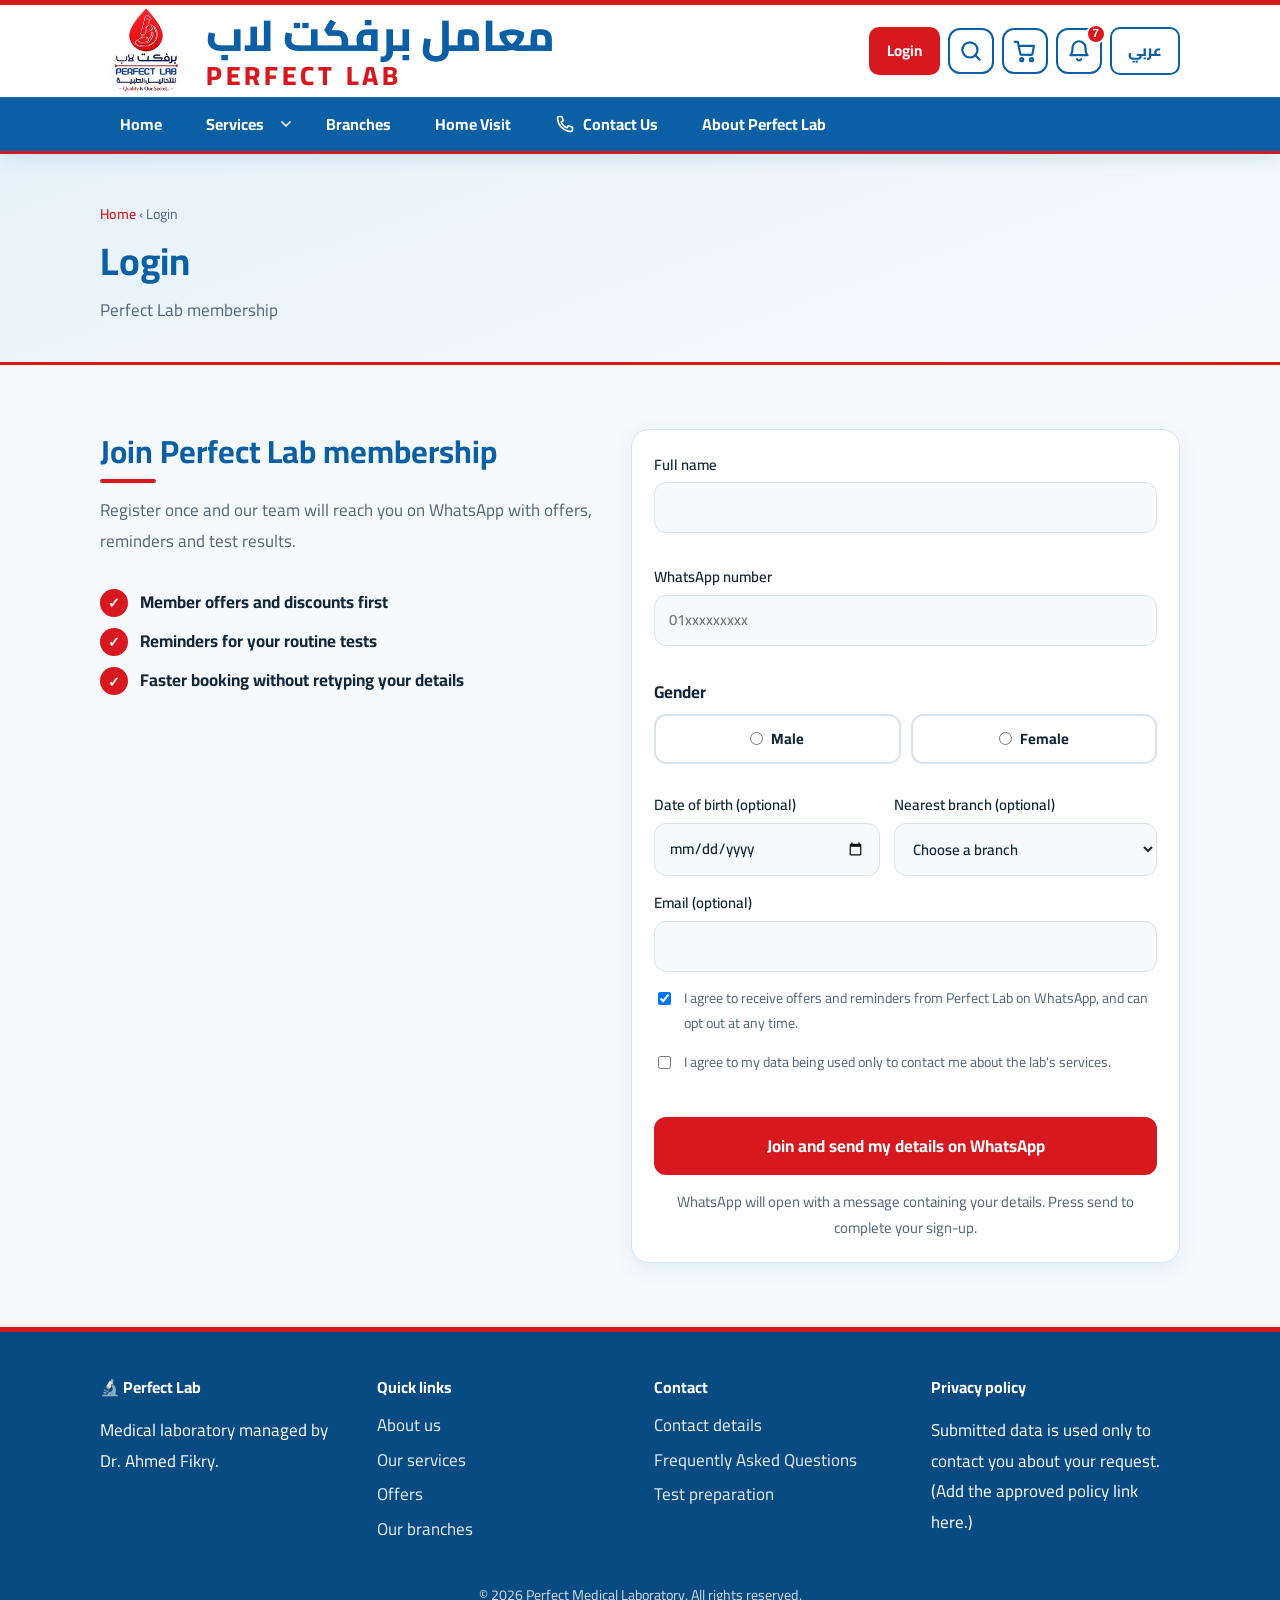
<file: login.html>
<!DOCTYPE html>
<html lang="en" dir="ltr">
<head>
<meta charset="utf-8">
<meta name="viewport" content="width=device-width, initial-scale=1, viewport-fit=cover">
<title>Join Perfect Lab – Member sign-up</title>
<meta name="description" content="Join Perfect Lab membership to get offers and reminders on WhatsApp.">
<link rel="icon" href="assets/logo.png">
<link href="https://fonts.googleapis.com/css2?family=Cairo:wght@400;600;700;800&display=swap" rel="stylesheet">
<link rel="stylesheet" href="assets/style.css?v=202611130550">
</head>
<body data-page="login" data-title-ar="عضوية برفكت لاب – تسجيل">
<div id="site-header"></div>
<main>
<section class="phead"><div class="wrap">
<div class="crumb"><a href="index.html">الرئيسية</a> ‹ <span>تسجيل الدخول</span></div>
<h1>تسجيل الدخول</h1><p>عضوية برفكت لاب</p>
</div></section>
<section><div class="wrap regwrap">
<div class="reginfo">
<h2>انضم لعضوية برفكت لاب</h2>
<p class="sub">سجّل بياناتك مرة واحدة، وخلّي فريقنا يتواصل معاك على واتساب بالعروض والتذكيرات ونتايج التحاليل.</p>
<ul class="perks"><li>عروض وخصومات للأعضاء أول بأول</li><li>تذكير بمواعيد التحاليل الدورية</li><li>حجز أسرع من غير ما تكتب بياناتك كل مرة</li></ul>
</div>
<div class="card">
<form id="reg" novalidate>
<label>الاسم بالكامل<input name="name" required autocomplete="name"><span class="err" id="r-name"></span></label>
<label>رقم الواتساب<input name="phone" type="tel" required autocomplete="tel" inputmode="tel" placeholder="01xxxxxxxxx" dir="ltr"><span class="err" id="r-phone"></span></label>
<fieldset class="gender"><legend>الجنس</legend><div class="gopts"><label class="gopt"><input type="radio" name="gender" value="ذكر" required><span>ذكر</span></label><label class="gopt"><input type="radio" name="gender" value="أنثى"><span>أنثى</span></label></div><span class="err" id="r-gender"></span></fieldset>
<div class="two">
<label>تاريخ الميلاد (اختياري)<input name="birth" type="date"></label>
<label>أقرب فرع ليك (اختياري)<select name="area"><option value="">اختار الفرع</option><option value="سحب عينة من المنزل">سحب عينة من المنزل</option></select></label></div>
<label>البريد الإلكتروني (اختياري)<input name="email" type="email" autocomplete="email" dir="ltr"></label>
<label class="chk"><input type="checkbox" name="offers" checked><span>موافق أستقبل العروض والتذكيرات من برفكت لاب على واتساب، وأقدر ألغي في أي وقت.</span></label>
<label class="chk"><input type="checkbox" name="ok" required><span>أوافق على استخدام بياناتي للتواصل معي بخصوص خدمات المعمل فقط.</span></label><span class="err" id="r-ok"></span>
<button class="btn red" type="submit">انضم وابعت بياناتي على واتساب</button>
<p class="note2s">بعد الضغط هيتفتح واتساب برسالة فيها بياناتك، اضغط إرسال عشان يكمل تسجيلك.</p>
</form>
<div id="reg-done" class="regdone" hidden>
<div class="big-ok" aria-hidden="true">✓</div>
<h3><span>أهلاً</span> <span id="reg-name"></span><span>، إنت عضو في برفكت لاب</span></h3>
<p>لو ما بعتّش رسالة الواتساب، ارجع لواتساب واضغط إرسال عشان بياناتك توصلنا.</p>
<div class="cta" style="justify-content:center"><a class="btn" href="offers.html">شوف العروض</a><a class="btn" href="contact.html">احجز تحليل</a></div>
<p class="regsmall"><button type="button" class="linkbtn" id="reg-edit">تعديل بياناتي</button> · <button type="button" class="linkbtn" id="reg-out">تسجيل الخروج</button></p>
</div>
</div></div></section>
</main>
<div id="site-footer"></div>
<script src="assets/config.js?v=202611130550"></script>
<script src="assets/main.js?v=202611130550"></script>
</body>
</html>
</file>
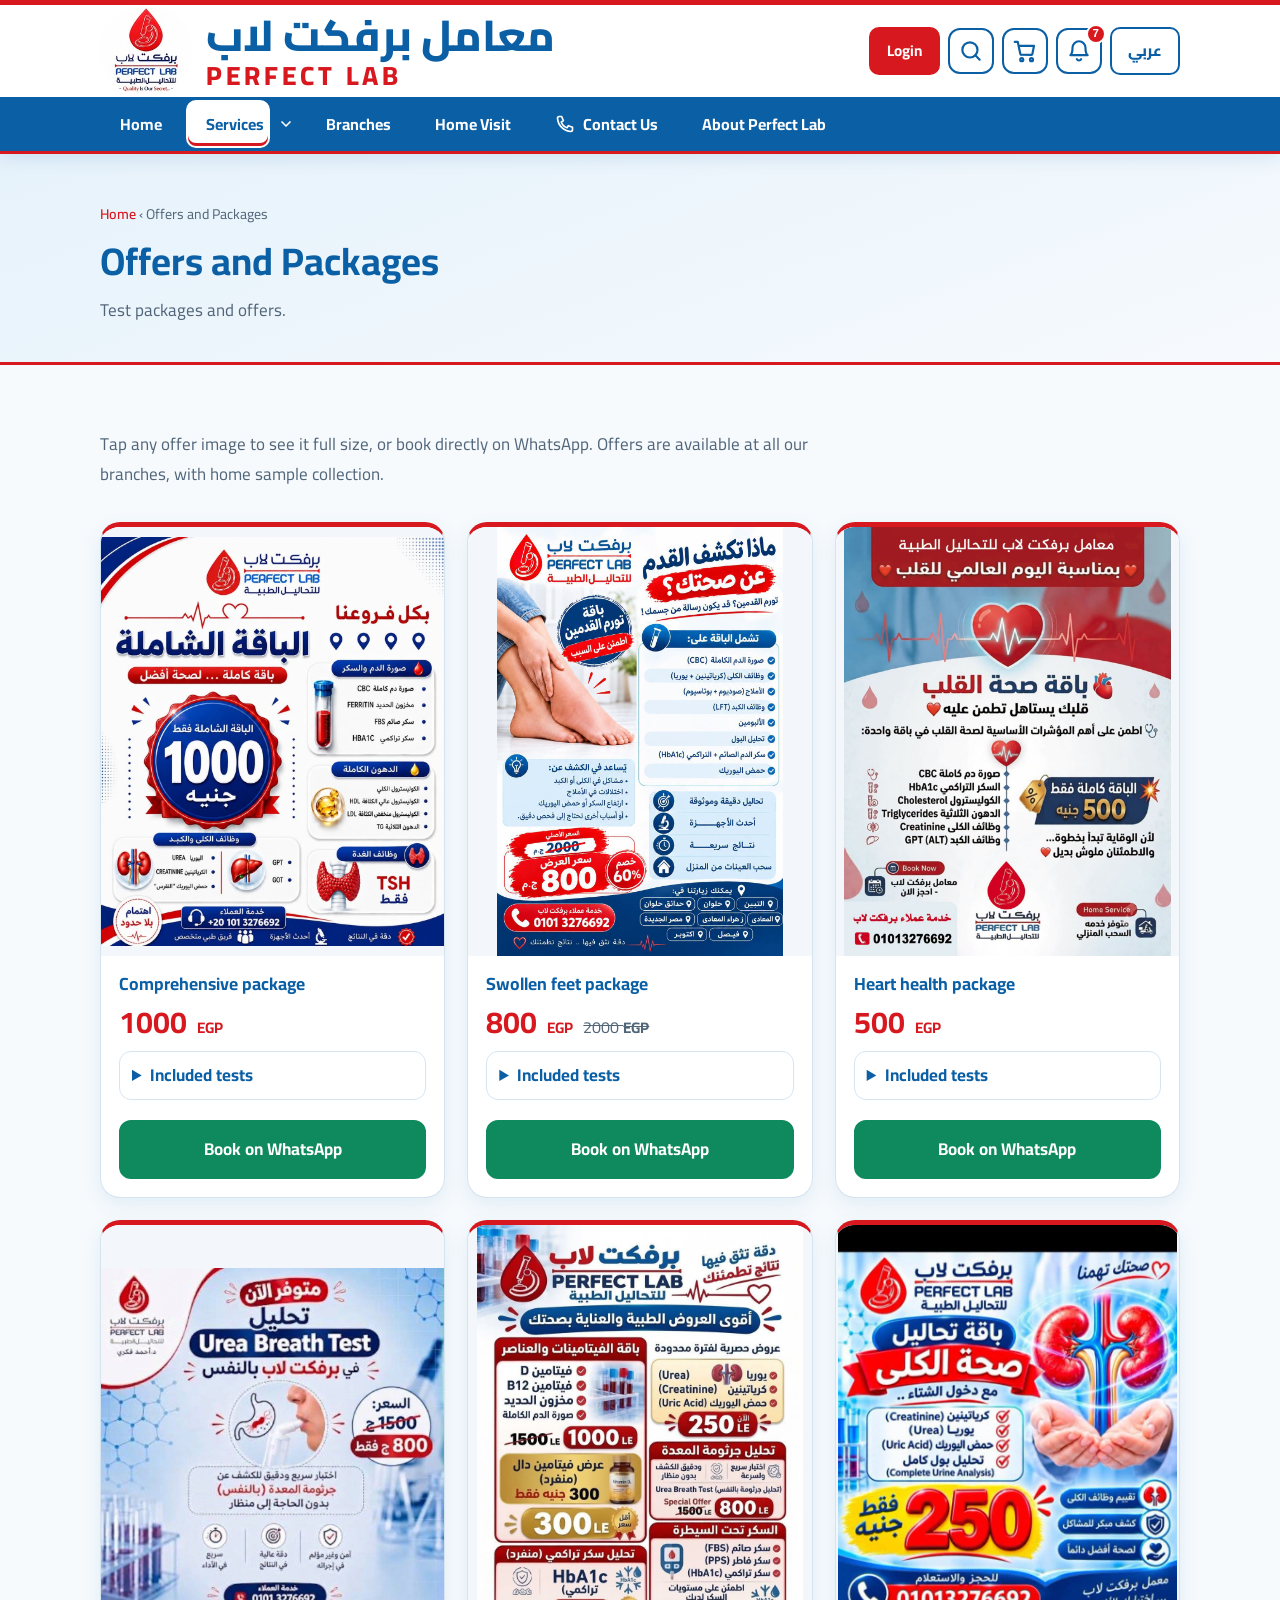
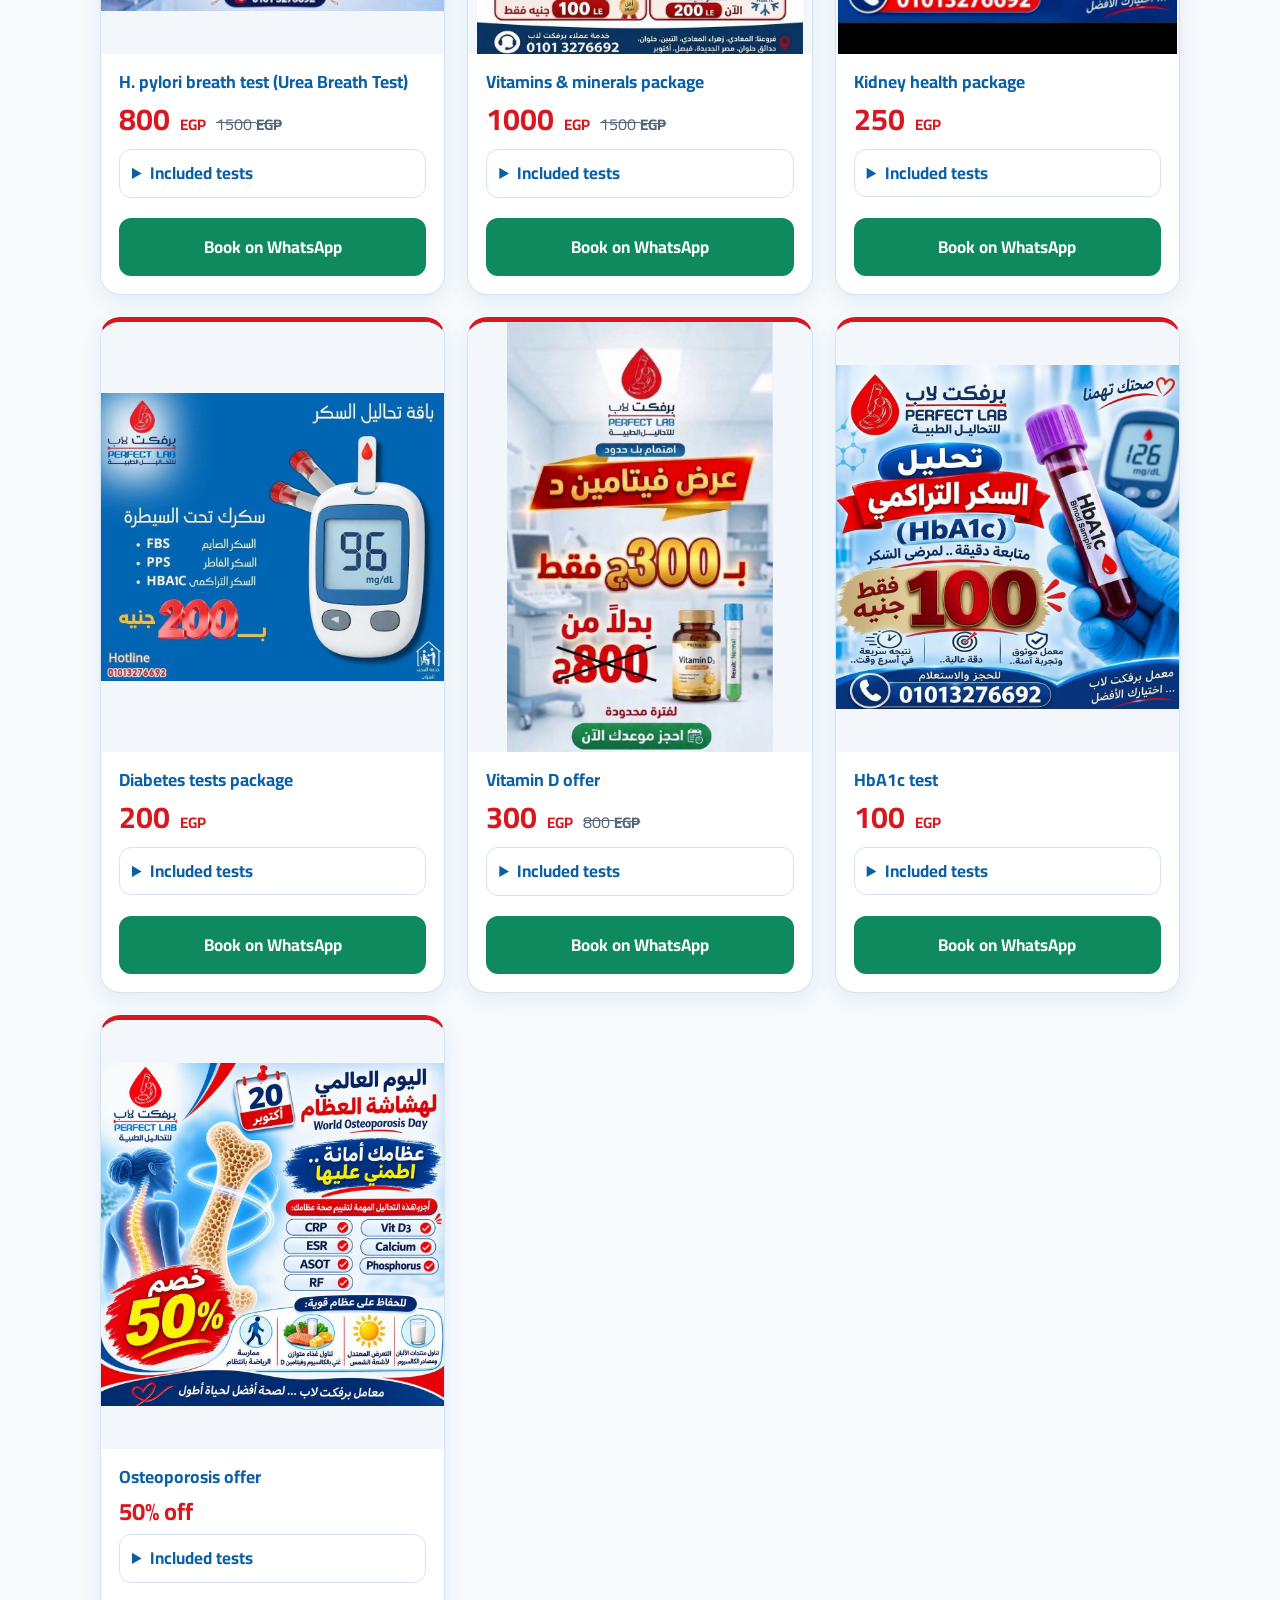
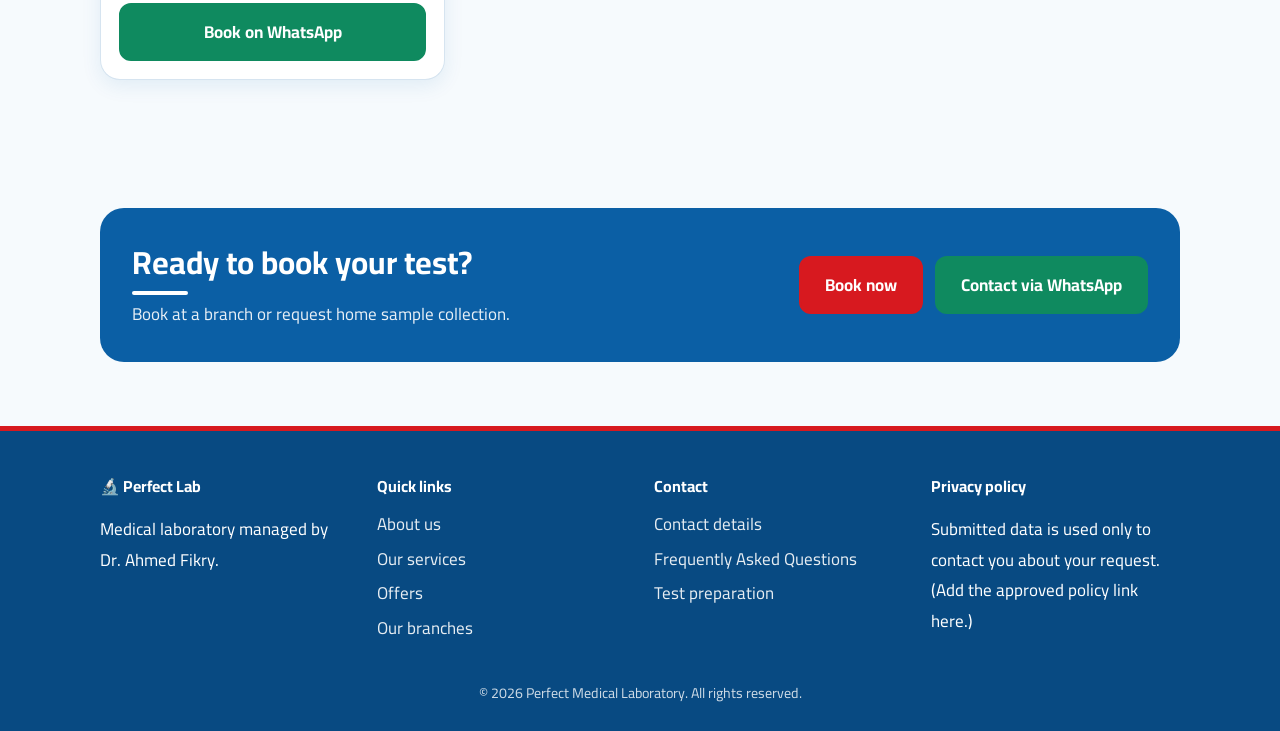
<file: offers.html>
<!DOCTYPE html>
<html lang="en" dir="ltr">
<head>
<meta charset="utf-8">
<meta name="viewport" content="width=device-width, initial-scale=1, viewport-fit=cover">
<title>Offers and Packages – Perfect Lab</title>
<meta name="description" content="Test packages and offers at Perfect Lab.">
<link rel="icon" href="assets/logo.png">
<link href="https://fonts.googleapis.com/css2?family=Cairo:wght@400;600;700;800&display=swap" rel="stylesheet">
<link rel="stylesheet" href="assets/style.css?v=202611130550">
</head>
<body data-page="offers" data-title-ar="العروض والباقات – برفكت لاب">
<div id="site-header"></div>
<main>
<section class="phead"><div class="wrap">
<div class="crumb"><a href="index.html">الرئيسية</a> ‹ <span>العروض والباقات</span></div>
<h1>العروض والباقات</h1><p>باقات وعروض التحاليل.</p>
</div></section>
<section><div class="wrap">
<p class="sub">اضغط على صورة أي عرض لعرضها بالحجم الكامل، أو احجز مباشرة على واتساب. العروض متاحة في كل فروعنا مع خدمة السحب المنزلي.</p>
<div class="ogrid" id="off"></div>
</div></section>
<section><div class="wrap"><div class="band">
<div><h2>جاهز تحجز تحليلك؟</h2><p>احجز من الفرع أو اطلب سحب العينة من المنزل.</p></div>
<div class="cta" style="margin:0"><a class="btn red" href="contact.html">احجز الآن</a><a class="btn wa" data-wa href="contact.html">تواصل عبر واتساب</a></div>
</div></div></section>
</main>
<div id="site-footer"></div>
<script src="assets/config.js?v=202611130550"></script>
<script src="assets/main.js?v=202611130550"></script>
</body>
</html>
</file>
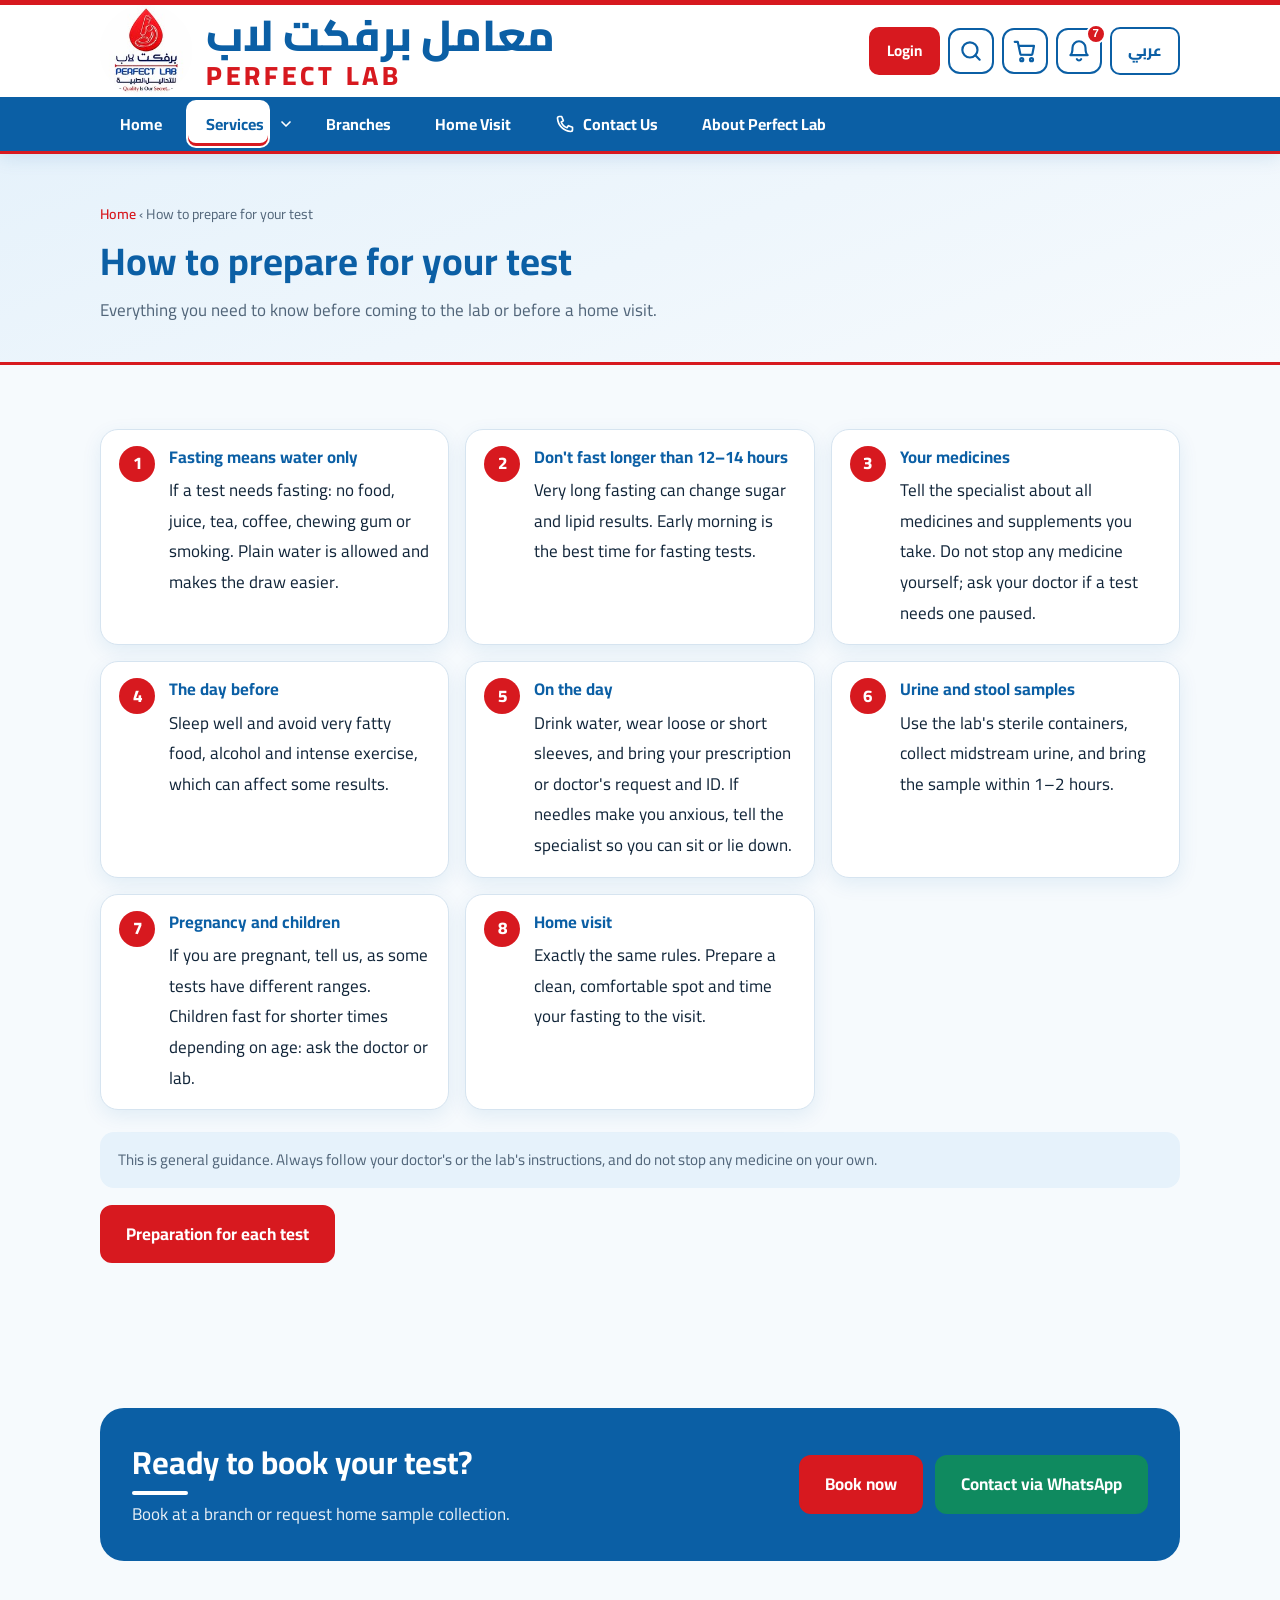
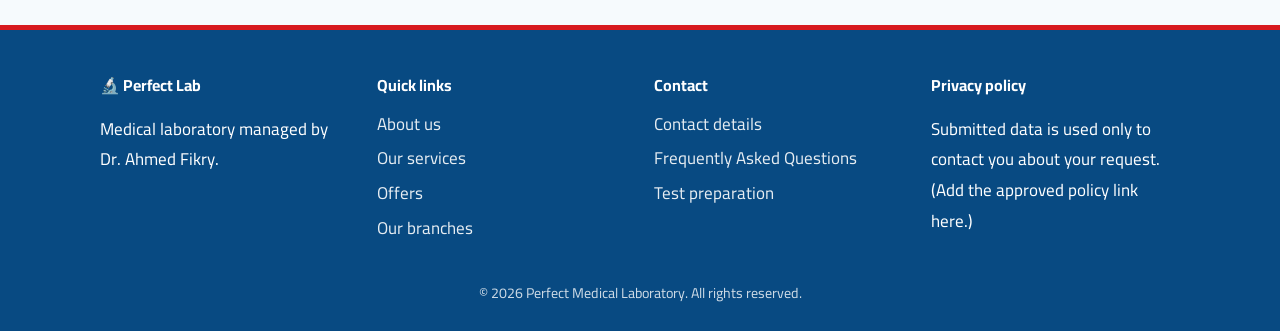
<file: prepare.html>
<!DOCTYPE html>
<html lang="en" dir="ltr">
<head>
<meta charset="utf-8">
<meta name="viewport" content="width=device-width, initial-scale=1, viewport-fit=cover">
<title>How to Prepare for Your Test – Perfect Lab</title>
<meta name="description" content="General preparation instructions before medical tests.">
<link rel="icon" href="assets/logo.png">
<link href="https://fonts.googleapis.com/css2?family=Cairo:wght@400;600;700;800&display=swap" rel="stylesheet">
<link rel="stylesheet" href="assets/style.css?v=202611130550">
</head>
<body data-page="prepare" data-title-ar="كيف تستعد لتحليلك؟ – برفكت لاب">
<div id="site-header"></div>
<main>
<section class="phead"><div class="wrap">
<div class="crumb"><a href="index.html">الرئيسية</a> ‹ <span>كيف تستعد لتحليلك؟</span></div>
<h1>كيف تستعد لتحليلك؟</h1><p>كل اللي محتاج تعرفه قبل ما تيجي المعمل أو قبل الزيارة المنزلية.</p>
</div></section>
<section><div class="wrap">
<div class="prepgen" id="prepgen"></div>
<div class="note">المعلومات دي إرشادات عامة. اتبع دايمًا تعليمات طبيبك أو المعمل، وما توقفش أي دواء من نفسك.</div>
<p><a class="btn red" href="tests.html">تحضير كل تحليل بالتفصيل</a></p>
</div></section>
<section><div class="wrap"><div class="band">
<div><h2>جاهز تحجز تحليلك؟</h2><p>احجز من الفرع أو اطلب سحب العينة من المنزل.</p></div>
<div class="cta" style="margin:0"><a class="btn red" href="contact.html">احجز الآن</a><a class="btn wa" data-wa href="contact.html">تواصل عبر واتساب</a></div>
</div></div></section>
</main>
<div id="site-footer"></div>
<script src="assets/config.js?v=202611130550"></script>
<script src="assets/main.js?v=202611130550"></script>
</body>
</html>
</file>
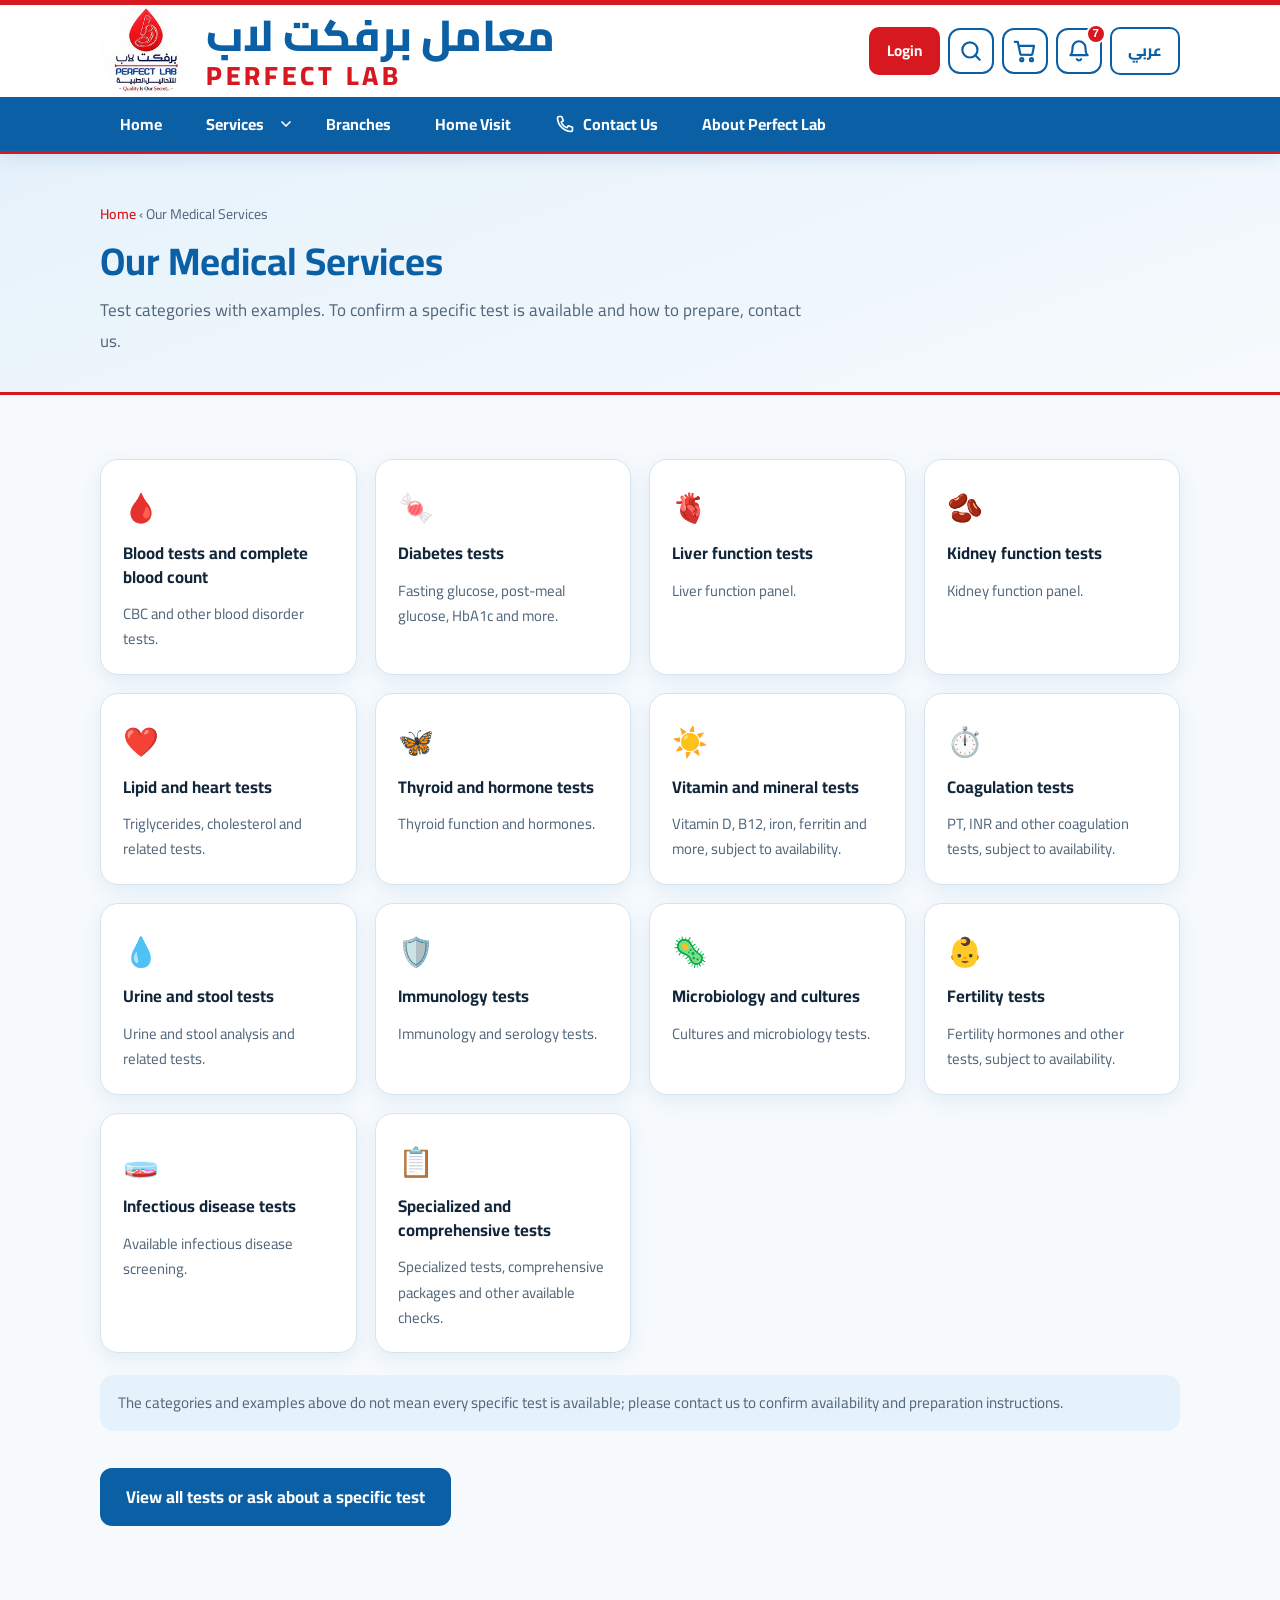
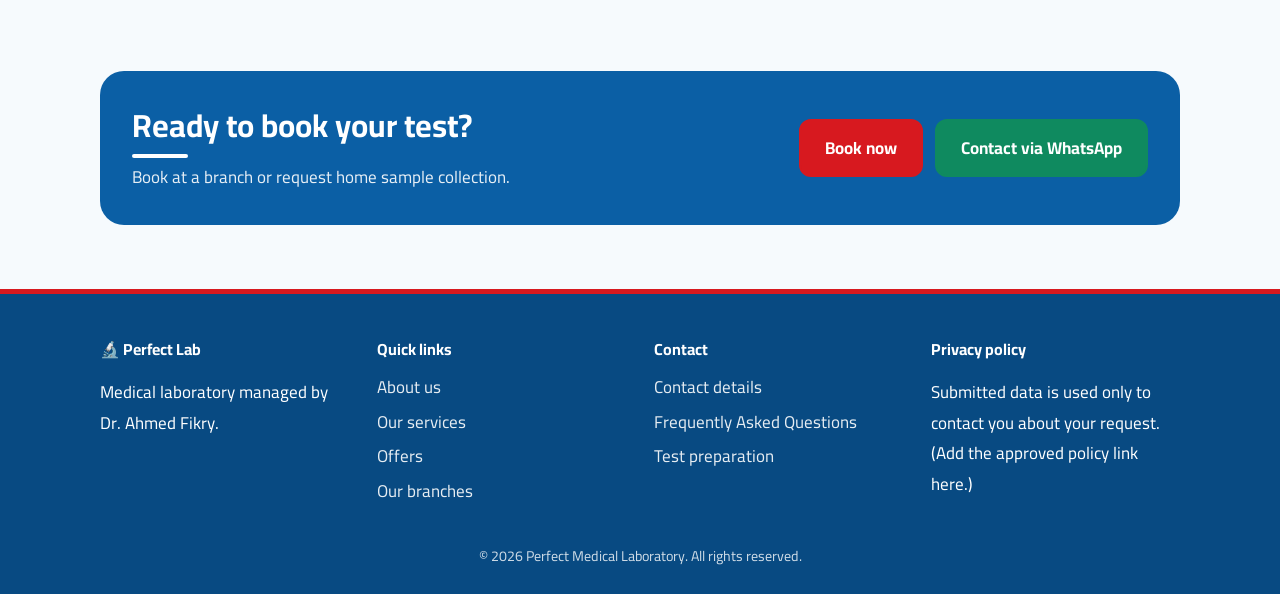
<file: services.html>
<!DOCTYPE html>
<html lang="en" dir="ltr">
<head>
<meta charset="utf-8">
<meta name="viewport" content="width=device-width, initial-scale=1, viewport-fit=cover">
<title>Our Medical Services – Perfect Lab</title>
<meta name="description" content="Medical test categories available at Perfect Lab.">
<link rel="icon" href="assets/logo.png">
<link href="https://fonts.googleapis.com/css2?family=Cairo:wght@400;600;700;800&display=swap" rel="stylesheet">
<link rel="stylesheet" href="assets/style.css?v=202611130550">
</head>
<body data-page="services" data-title-ar="خدماتنا الطبية – برفكت لاب">
<div id="site-header"></div>
<main>
<section class="phead"><div class="wrap">
<div class="crumb"><a href="index.html">الرئيسية</a> ‹ <span>خدماتنا الطبية</span></div>
<h1>خدماتنا الطبية</h1><p>فئات التحاليل وأمثلة عليها. للتأكد من توفر تحليل بعينه ومتطلبات التحضير له، تواصل معنا.</p>
</div></section>
<section><div class="wrap">
<div class="cards" id="svc"></div>
<div class="note">الفئات والأمثلة أعلاه لا تعني توفر كل تحليل بعينه؛ يُرجى التواصل لتأكيد التوفر وتعليمات التحضير.</div>
<p><a class="btn" style="margin-top:20px" href="contact.html">عرض جميع التحاليل أو الاستفسار عن تحليل معين</a></p>
</div></section>
<section><div class="wrap"><div class="band">
<div><h2>جاهز تحجز تحليلك؟</h2><p>احجز من الفرع أو اطلب سحب العينة من المنزل.</p></div>
<div class="cta" style="margin:0"><a class="btn red" href="contact.html">احجز الآن</a><a class="btn wa" data-wa href="contact.html">تواصل عبر واتساب</a></div>
</div></div></section>
</main>
<div id="site-footer"></div>
<script src="assets/config.js?v=202611130550"></script>
<script src="assets/main.js?v=202611130550"></script>
</body>
</html>
</file>
<file: assets/style.css>
:root{box-sizing:border-box;padding-top:env(safe-area-inset-top,0px);padding-bottom:env(safe-area-inset-bottom,0px);
--bg:#f6fafd;--surface:#fff;--text:#12263a;--muted:#52667a;--primary:#0b5fa5;--primary-d:#084a82;--accent:#14b8a6;--soft:#e6f2fb;--line:#d6e4f0;--on-primary:#fff;--shadow:0 6px 20px rgba(11,95,165,.09)}
@media (prefers-color-scheme:dark){:root:not([data-theme="light"]){color-scheme:dark;--bg:#0d1722;--surface:#14212f;--text:#e8f0f7;--muted:#9fb3c6;--primary:#4aa3e8;--primary-d:#7bbcf0;--accent:#2dd4bf;--soft:#173048;--line:#243a50;--on-primary:#06192b;--shadow:0 6px 20px rgba(0,0,0,.35)}}
:root[data-theme="dark"]{color-scheme:dark;--bg:#0d1722;--surface:#14212f;--text:#e8f0f7;--muted:#9fb3c6;--primary:#4aa3e8;--primary-d:#7bbcf0;--accent:#2dd4bf;--soft:#173048;--line:#243a50;--on-primary:#06192b;--shadow:0 6px 20px rgba(0,0,0,.35)}
*,*::before,*::after{box-sizing:border-box}
html{scroll-behavior:smooth;scroll-padding-top:calc(env(safe-area-inset-top,0px) + 80px)}
body{margin:0;background:var(--bg);color:var(--text);font-family:Cairo,Tahoma,Arial,sans-serif;line-height:1.8;font-size:17px}
body::before{content:"";position:fixed;inset:0 0 auto;height:env(safe-area-inset-top,0px);background:var(--surface);z-index:10}
a{color:inherit;text-decoration:none}
.wrap{max-width:1120px;margin:auto;padding:0 20px}
section{padding:64px 0}
h1,h2,h3{line-height:1.4;margin:0 0 12px}
h2{font-size:clamp(1.5rem,3vw,2rem);color:var(--primary)}
.sub{color:var(--muted);max-width:720px;margin:0 0 32px}
.btn{display:inline-block;padding:12px 24px;border-radius:12px;font-weight:700;border:2px solid var(--primary);background:var(--primary);color:var(--on-primary);cursor:pointer;font:inherit;font-weight:700}
.btn:hover{background:var(--primary-d);border-color:var(--primary-d)}
.btn.ghost{background:transparent;color:var(--primary)}
.btn.ghost:hover{background:var(--soft)}
.btn.wa{background:#0f8a5f;border-color:#0f8a5f;color:#fff}
header{position:sticky;top:env(safe-area-inset-top,0px);z-index:20;background:var(--surface);border-bottom:1px solid var(--line)}
.bar{display:flex;align-items:center;gap:16px;min-height:72px}
.brand{display:flex;align-items:center;gap:10px;font-weight:800;color:var(--primary);font-size:1.2rem}
.logo{height:56px;width:auto;display:block}
nav{display:flex;gap:8px;align-items:center;margin-inline-start:12px}
.nb{display:inline-block;padding:8px 16px;border-radius:10px;font:inherit;font-weight:700;font-size:.95rem;border:2px solid transparent;background:transparent;color:var(--text);cursor:pointer;white-space:nowrap}
.nb:hover{background:var(--soft);color:var(--primary)}
.nb.login{background:var(--primary);border-color:var(--primary);color:var(--on-primary)}
.nb.login:hover{background:var(--primary-d);border-color:var(--primary-d);color:var(--on-primary)}
.lang{padding:8px 16px;border-radius:10px;font:inherit;font-weight:800;font-size:.95rem;border:2px solid var(--primary);background:transparent;color:var(--primary);cursor:pointer;min-width:64px}
.lang:hover{background:var(--soft)}
.tools{margin-inline-start:auto;display:flex;gap:8px;align-items:center}
.ib{width:46px;height:46px;display:grid;place-items:center;border-radius:12px;border:2px solid var(--primary);background:var(--soft);color:var(--primary);cursor:pointer;padding:0}
.ib:hover{background:var(--primary);color:var(--on-primary)}
.ib svg{width:26px;height:26px;fill:none;stroke:currentColor;stroke-width:2;stroke-linecap:round;stroke-linejoin:round}
.ib:focus-visible{outline:3px solid var(--accent);outline-offset:2px}
.dd{position:relative;display:flex;align-items:center}
.dd>.nb:first-child{padding-inline-end:4px}
.dd-t{padding:8px 6px}
.dd-t svg{width:16px;height:16px;fill:none;stroke:currentColor;stroke-width:2.5;stroke-linecap:round;stroke-linejoin:round;display:block;transition:transform .2s}
.dd.open .dd-t svg{transform:rotate(180deg)}
.dd-m{display:none;position:absolute;top:calc(100% + 6px);inset-inline-start:0;min-width:190px;flex-direction:column;gap:2px;padding:6px;background:var(--surface);border:1px solid var(--line);border-radius:12px;box-shadow:var(--shadow);z-index:30}
.dd.open .dd-m{display:flex}
.dd-m a{padding:9px 14px;border-radius:8px;font-weight:600;font-size:.95rem}
.dd-m a:hover,.dd-m a:focus-visible{background:var(--soft);color:var(--primary);outline:none}
.nb:focus-visible,.lang:focus-visible,.menu:focus-visible{outline:3px solid var(--accent);outline-offset:2px}
.menu{display:none;background:none;border:1px solid var(--line);border-radius:10px;padding:6px 12px;font-size:1.3rem;color:var(--text);cursor:pointer}
@media(max-width:900px){.menu{display:block}nav{display:none;position:absolute;top:100%;inset-inline:0;margin:0;background:var(--surface);flex-direction:column;align-items:stretch;padding:16px 20px;border-bottom:1px solid var(--line)}nav.open{display:flex}.nb{text-align:center}.dd{flex-wrap:wrap}.dd>.nb:first-child{flex:1}.dd-m{position:static;width:100%;box-shadow:none;border:0;background:var(--soft)}}
@media(max-width:600px){.bar{gap:6px;padding:0 12px}.tools{gap:4px}.ib{width:36px;height:36px;border-radius:10px}.ib svg{width:20px;height:20px}.nb.login,.lang{padding:5px 8px;font-size:.8rem;min-width:0;border-radius:10px}.menu{padding:4px 9px;font-size:1.15rem}.logo{height:44px}}
.hero{background:linear-gradient(160deg,var(--soft),var(--bg));padding:72px 0}
.hero{position:relative;overflow:hidden;isolation:isolate}
.hero-bg{position:absolute;inset:0;width:100%;height:100%;object-fit:cover;z-index:-1;opacity:.24;filter:blur(1.5px);pointer-events:none}
@media(prefers-color-scheme:dark){:root:not([data-theme="light"]) .hero-bg{display:none}}
:root[data-theme="dark"] .hero-bg{display:none}
@media(prefers-reduced-motion:reduce){.hero-bg{display:none}}
.hero .grid{display:grid;grid-template-columns:1.2fr .8fr;gap:40px;align-items:center}
.hero h1{font-size:clamp(1.8rem,4vw,2.7rem);color:var(--primary)}
.hero .en{color:var(--accent);font-weight:800;font-size:clamp(1.1rem,2.6vw,1.7rem);line-height:1.4;margin-bottom:10px}
.cta{display:flex;flex-wrap:wrap;gap:12px;margin:24px 0}
.bvid{display:block;width:100%;max-width:880px;aspect-ratio:16/9;margin:0 0 28px;border-radius:20px;border:1px solid var(--line);box-shadow:var(--shadow);background:#e3f0fa}
.svcbtns{display:grid;grid-template-columns:repeat(2,1fr);gap:14px;margin:26px 0}
.big{display:flex;align-items:center;justify-content:center;gap:12px;min-height:72px;padding:14px 18px;border-radius:16px;border:2px solid var(--primary);background:var(--surface);color:var(--primary);font-weight:800;font-size:1.15rem;box-shadow:var(--shadow)}
.big span:first-child{font-size:1.6rem;line-height:1}
.big:hover,.big:focus-visible{background:var(--primary);color:var(--on-primary);outline:none}
.big:focus-visible{outline:3px solid var(--accent);outline-offset:2px}
.big.wide{grid-column:1/-1}
@media(max-width:480px){.big{font-size:1rem;gap:8px;padding:12px 10px}.big span:first-child{font-size:1.4rem}.big span:last-child{white-space:nowrap}}
@media(max-width:360px){.svcbtns{grid-template-columns:1fr}}
.trust{color:var(--muted);font-weight:600;font-size:.95rem}
.art{background:var(--surface);border:1px solid var(--line);border-radius:28px;box-shadow:var(--shadow);padding:28px;text-align:center}
.herologo{display:block;width:100%;max-width:300px;height:auto;margin:auto;border-radius:12px;background:#fff}
@media(max-width:800px){.hero .grid{grid-template-columns:1fr}}
.cards{display:grid;grid-template-columns:repeat(auto-fill,minmax(240px,1fr));gap:18px}
.card{background:var(--surface);border:1px solid var(--line);border-radius:18px;padding:22px;box-shadow:var(--shadow)}
.card h3{font-size:1.05rem;color:var(--text)}
.card p{margin:0;color:var(--muted);font-size:.93rem;line-height:1.7}
.ic{font-size:1.8rem;display:block;margin-bottom:8px}
.note{background:var(--soft);border-radius:14px;padding:14px 18px;color:var(--muted);font-size:.95rem;margin-top:22px}
.alt{background:var(--surface);border-block:1px solid var(--line)}
.steps{display:grid;grid-template-columns:repeat(auto-fit,minmax(220px,1fr));gap:16px;margin:24px 0}
.step{background:var(--soft);border-radius:16px;padding:18px;font-weight:600}
.step b{display:inline-grid;place-items:center;width:32px;height:32px;border-radius:50%;background:var(--primary);color:var(--on-primary);margin-inline-end:8px}
.tag{display:inline-block;background:var(--soft);color:var(--primary);border-radius:99px;padding:2px 12px;font-size:.8rem;font-weight:700;margin-bottom:8px}
details{background:var(--surface);border:1px solid var(--line);border-radius:14px;padding:14px 18px;margin-bottom:10px}
summary{cursor:pointer;font-weight:700}
details p{margin:10px 0 0;color:var(--muted)}
ul.prep{padding-inline-start:22px;color:var(--muted)}
form{display:grid;gap:14px}
.two{display:grid;grid-template-columns:1fr 1fr;gap:14px}
@media(max-width:600px){.two{grid-template-columns:1fr}}
label{font-weight:600;font-size:.93rem;display:grid;gap:4px}
input,select,textarea{font:inherit;padding:11px 14px;border-radius:12px;border:1px solid var(--line);background:var(--bg);color:var(--text)}
input:focus,select:focus,textarea:focus,summary:focus-visible,.btn:focus-visible{outline:3px solid var(--accent);outline-offset:2px}
.err{color:#c0392b;font-size:.82rem;min-height:1em}
:root[data-theme="dark"] .err{color:#ff8a7a}
.chk{display:flex;gap:10px;align-items:flex-start;font-weight:400;font-size:.88rem;color:var(--muted)}
.chk input{margin-top:6px}
#msg{padding:14px;border-radius:12px;background:var(--soft);display:none;font-weight:600}
.cgrid{display:grid;grid-template-columns:1fr 1.2fr;gap:32px}
@media(max-width:800px){.cgrid{grid-template-columns:1fr}}
.info p{margin:0 0 10px;color:var(--muted)}
.info b{color:var(--text)}
footer{background:var(--primary-d);color:#fff;padding:44px 0 24px}
:root[data-theme="dark"] footer,:root:not([data-theme="light"]) footer{--f:1}
@media(prefers-color-scheme:dark){footer{background:#0a1520}}
footer .fg{display:grid;grid-template-columns:repeat(auto-fit,minmax(200px,1fr));gap:28px}
footer h3{font-size:1rem}
footer a{display:block;opacity:.9;margin-bottom:4px}
footer small{display:block;text-align:center;margin-top:28px;opacity:.8}
.edit{font-size:.8rem;color:var(--muted)}
/* ===== Multi-page additions ===== */
:root{--red:#d7191f;--red-d:#b01217;--blue:#0b5fa5}
.nb.active{background:var(--soft);color:var(--primary)}
.dd-m a.cur{background:var(--soft);color:var(--primary)}
.phead{background:linear-gradient(160deg,var(--soft),var(--bg));padding:48px 0 36px;border-bottom:1px solid var(--line)}
.phead h1{font-size:clamp(1.7rem,3.6vw,2.4rem);color:var(--primary);margin:0 0 6px}
.phead p{color:var(--muted);margin:0;max-width:720px}
.crumb{font-size:.88rem;color:var(--muted);margin-bottom:8px}
.crumb a{color:var(--primary);font-weight:600}
a.card{display:block;transition:transform .15s,border-color .15s}
a.card:hover,a.card:focus-visible{transform:translateY(-3px);border-color:var(--primary);outline:none}
a.card .more{display:inline-block;margin-top:10px;color:var(--primary);font-weight:700;font-size:.9rem}
.band{background:var(--primary);color:var(--on-primary);border-radius:24px;padding:32px;display:flex;flex-wrap:wrap;gap:20px;align-items:center;justify-content:space-between}
.band h2{color:inherit;margin:0 0 4px}
.band p{margin:0;opacity:.9}
.band .btn{background:var(--surface);color:var(--primary);border-color:var(--surface)}
.band .btn.wa{background:#0f8a5f;border-color:#0f8a5f;color:#fff}
/* ===== Red / white / blue theme + header ===== */
header{border-top:5px solid var(--red);border-bottom:0;box-shadow:0 4px 18px rgba(11,95,165,.12)}
.bar{min-height:92px;justify-content:space-between}
.brand{gap:14px}
.logo{height:92px;width:92px;border-radius:50%;object-fit:cover}
.bname{display:flex;flex-direction:column;line-height:1.15}
.bar-ar{font-family:Cairo,Tahoma,sans-serif;font-size:clamp(1.6rem,3.4vw,2.7rem);line-height:1.15;font-weight:800;color:var(--primary)}
.bar-en{font-size:clamp(1.05rem,2.2vw,1.65rem);font-weight:800;letter-spacing:.14em;color:var(--red)}
.tools{margin-inline-start:0}
.navbar{background:var(--blue);border-bottom:3px solid var(--red)}
.navbar nav{margin:0;gap:4px;min-height:54px}
.navbar .nb{color:#fff;border-radius:10px;padding:8px 18px;font-size:1rem}
.navbar .nb:hover,.navbar .dd.open>.nb{background:rgba(255,255,255,.14);color:#fff}
.navbar .nb.active{background:#fff;color:var(--blue);box-shadow:inset 0 -3px 0 var(--red)}
.navbar .dd-t{padding:8px 6px}
.nb-ic{display:inline-flex;align-items:center;gap:8px}
.nic{width:20px;height:20px;fill:none;stroke:currentColor;stroke-width:2;stroke-linecap:round;stroke-linejoin:round;flex:none}
.navbar .nb-ic:not(.active) .nic{color:#fff}
.navbar .nb-ic.active .nic{color:var(--red)}
@media(max-width:900px){.nb-ic{justify-content:center}}
.navbar .dd-m a{color:var(--text)}
.nb.login{background:var(--red);border-color:var(--red);color:#fff}
.nb.login:hover{background:var(--red-d);border-color:var(--red-d);color:#fff}
.ib{border-color:var(--blue);background:#fff;color:var(--blue)}
.ib:hover{background:var(--blue);color:#fff}
.lang{border-color:var(--blue);color:var(--blue)}
h2{position:relative;padding-bottom:10px}
h2::after{content:"";position:absolute;bottom:0;inset-inline-start:0;width:56px;height:4px;border-radius:4px;background:var(--red)}
.band h2::after{background:#fff}
.hero .en{color:var(--red)}
.phead{border-bottom:3px solid var(--red)}
.crumb a{color:var(--red)}
.big{border-color:var(--blue)}
.big:hover,.big:focus-visible{background:var(--blue);border-color:var(--blue)}
.step b{background:var(--red);color:#fff}
.tag{background:#fde8e8;color:var(--red)}
a.card:hover,a.card:focus-visible{border-color:var(--red)}
a.card .more{color:var(--red)}
.btn.red,.band .btn.red{background:var(--red);border-color:var(--red);color:#fff}
.btn.red:hover,.band .btn.red:hover{background:var(--red-d);border-color:var(--red-d)}
footer{border-top:5px solid var(--red)}
/* Full-width video stage: white, nothing over the video */
.sr{position:absolute!important;width:1px;height:1px;overflow:hidden;clip:rect(0 0 0 0);white-space:nowrap}
.stage{position:relative;width:100%;background:#fff;padding:0;border-bottom:1px solid var(--line)}
.st-area{position:relative;width:100%;height:min(56.25vw,calc(100vh - var(--hh,150px)));height:min(56.25vw,calc(100svh - var(--hh,150px)));background:#fff;overflow:hidden}
.st-v{position:absolute;inset:0;width:100%;height:100%;object-fit:cover;object-position:50% 30%;background:#fff}
.st-arrow{position:absolute;top:50%;transform:translateY(-50%);z-index:2;width:56px;height:56px;border-radius:50%;border:0;background:rgba(255,255,255,.92);color:var(--blue);cursor:pointer;display:grid;place-items:center;box-shadow:0 6px 18px rgba(0,0,0,.25)}
.st-prev{inset-inline-start:18px}.st-next{inset-inline-end:18px}
.st-v{cursor:pointer}
.st-arrow svg{width:26px;height:26px;fill:none;stroke:currentColor;stroke-width:3;stroke-linecap:round;stroke-linejoin:round}
.st-arrow:hover{background:var(--red);border-color:var(--red);color:#fff}
.st-arrow:focus-visible{outline:3px solid var(--accent);outline-offset:3px}
[dir="rtl"] .st-arrow svg{transform:scaleX(-1)}
@media(max-width:600px){.st-arrow{width:40px;height:40px}.st-arrow svg{width:20px;height:20px}.st-prev{inset-inline-start:8px}.st-next{inset-inline-end:8px}}
/* Videos */
.vhero{padding:56px 0 64px}
.vhero h1{margin-bottom:28px}
.vids{display:grid;grid-template-columns:repeat(3,1fr);gap:22px;margin-bottom:24px}
@media(max-width:900px){.vids{grid-template-columns:1fr 1fr}}
@media(max-width:620px){.vids{grid-template-columns:1fr}}
.vcard{margin:0;background:var(--surface);border:1px solid var(--line);border-top:4px solid var(--red);border-radius:20px;overflow:hidden;box-shadow:var(--shadow)}
.vcard figcaption{padding:16px 18px 20px}
.vcard h3{color:var(--primary);font-size:1.1rem;margin-bottom:4px}
.vcard p{margin:0;color:var(--muted);font-size:.93rem;line-height:1.7}
.vbox{position:relative;aspect-ratio:16/9;background:linear-gradient(135deg,var(--blue),#083d6c)}
.vbox video{position:absolute;inset:0;width:100%;height:100%;object-fit:cover;background:#000;visibility:hidden}
.vbox.ready video{visibility:visible}
.vsoon{position:absolute;inset:0;display:flex;flex-direction:column;align-items:center;justify-content:center;gap:6px;color:#fff;text-align:center}
.vsoon span{font-size:2.4rem;line-height:1}
.vsoon b{font-size:.95rem;background:var(--red);padding:3px 14px;border-radius:99px}
.vbox.ready .vsoon{display:none}
.bvbox{max-width:880px;border-radius:20px;overflow:hidden;margin:0 0 28px;box-shadow:var(--shadow)}
.bvsec{padding:0}
.bvfull{width:100%;aspect-ratio:16/9;background:#fff}
.bvfull video{object-fit:cover;background:#fff}
/* Map */
.mapgrid{display:grid;grid-template-columns:1.6fr 1fr;gap:20px;align-items:stretch}
@media(max-width:860px){.mapgrid{grid-template-columns:1fr}}
.map{min-height:460px;border-radius:20px;overflow:hidden;border:1px solid var(--line);box-shadow:var(--shadow);background:var(--soft);position:relative;z-index:0}
@media(max-width:860px){.map{min-height:340px}.brlist{max-height:none}}
.mapload{display:grid;place-items:center;height:100%;min-height:inherit;color:var(--muted);font-weight:600;padding:20px;text-align:center}
.brlist{list-style:none;margin:0;padding:0;display:grid;gap:8px;max-height:460px;overflow:auto}
.brlist button{width:100%;display:flex;gap:12px;align-items:flex-start;text-align:start;font:inherit;color:var(--text);background:var(--surface);border:1px solid var(--line);border-radius:14px;padding:12px 14px;cursor:pointer}
.brlist button:hover,.brlist button.on{border-color:var(--red);background:#fff5f5}
.brlist button:focus-visible{outline:3px solid var(--accent);outline-offset:2px}
.brlist b{display:block;color:var(--primary)}
.brlist small{display:block;color:var(--muted);line-height:1.6}
.pinmini{flex:none;width:14px;height:14px;margin-top:6px;border-radius:50% 50% 50% 0;background:var(--red);transform:rotate(-45deg)}
.mapfull{width:100%;min-height:0;height:clamp(380px,62vh,620px);border-radius:0;border:0;border-top:3px solid var(--red);border-bottom:3px solid var(--red);box-shadow:none;margin:24px 0}
body[data-page="branches"] .phead{padding:14px 0 12px}
body[data-page="branches"] .phead p{display:none}
body[data-page="branches"] .phead h1{margin:0;font-size:clamp(1.4rem,2.8vw,2rem)}
.map-top{padding-top:0!important}
.map-top .mapfull{margin-top:0;min-height:340px}
.ogrid{display:grid;grid-template-columns:repeat(auto-fill,minmax(280px,1fr));gap:22px;margin-top:20px}
.ocard{background:var(--surface);border:1px solid var(--line);border-top:5px solid var(--red);border-radius:20px;overflow:hidden;box-shadow:var(--shadow);display:flex;flex-direction:column}
.oimg{display:block;background:#f3f7fb;aspect-ratio:4/5;overflow:hidden}
.oimg img{width:100%;height:100%;object-fit:contain;display:block;transition:transform .3s}
.oimg:hover img,.oimg:focus-visible img{transform:scale(1.03)}
.obody{padding:16px 18px 18px;display:flex;flex-direction:column;gap:10px;flex:1}
.obody h3{margin:0;color:var(--primary);font-size:1.1rem;line-height:1.4}
.oprice{margin:0;display:flex;align-items:baseline;gap:10px;flex-wrap:wrap}
.oprice b{font-size:1.9rem;color:var(--red);line-height:1}.oprice span{font-size:.95rem;color:var(--red);font-weight:700}
.oprice s{color:var(--muted);font-size:1rem}.oprice s span{color:var(--muted)}.odisc{font-size:1.5rem!important}
.obody details{border:1px solid var(--line);border-radius:12px;padding:8px 12px}
.obody summary{cursor:pointer;font-weight:700;color:var(--primary)}
.obody ul{margin:8px 0 2px;padding-inline-start:20px;color:var(--text);line-height:1.8;font-size:.95rem}
.obtn{margin-top:auto;justify-content:center;text-align:center}
.srch{position:fixed;inset:0;z-index:100;background:rgba(6,30,54,.55);display:flex;justify-content:center;align-items:flex-start;padding:90px 16px 16px}
.srch[hidden]{display:none}
.srch-box{width:min(680px,100%);background:var(--surface);border-radius:20px;box-shadow:0 24px 60px rgba(0,0,0,.35);overflow:hidden;border-top:5px solid var(--red)}
.srch-row{display:flex;align-items:center;gap:10px;padding:12px 16px;border-bottom:1px solid var(--line)}
.srch-row svg{width:22px;height:22px;fill:none;stroke:var(--blue);stroke-width:2.2;stroke-linecap:round;flex:none}
.srch-row input{flex:1;border:0;outline:none;font:inherit;font-size:1.1rem;background:transparent;color:var(--text);padding:8px 4px}
.srch-x{border:0;background:var(--soft);color:var(--blue);width:36px;height:36px;border-radius:50%;cursor:pointer;font-size:1rem}
.srch-res{list-style:none;margin:0;padding:6px;max-height:60vh;overflow:auto}
.srch-res a{display:flex;gap:12px;align-items:flex-start;padding:10px 12px;border-radius:12px;color:var(--text);text-decoration:none}
.srch-res a:hover,.srch-res a:focus-visible{background:var(--soft);outline:none}
.srch-res a>span:first-child{font-size:1.3rem;line-height:1.4}
.srch-res b{display:block;color:var(--primary)}.srch-res small{display:block;color:var(--muted);line-height:1.6;overflow:hidden;display:-webkit-box;-webkit-line-clamp:2;-webkit-box-orient:vertical}
.srch-empty{margin:0;padding:18px;color:var(--muted);text-align:center}
.gender{border:0;padding:0;margin:0 0 14px}
.gender legend{font-weight:700;margin-bottom:6px;padding:0}
.gopts{display:flex;gap:10px}
.gopt{flex:1;display:flex!important;align-items:center;justify-content:center;gap:8px;border:2px solid var(--line);border-radius:12px;padding:10px;cursor:pointer;font-weight:700;margin:0!important}
.gopt input{width:auto!important;margin:0;accent-color:var(--red)}
.gopt:has(input:checked){border-color:var(--red);background:#fff5f5;color:var(--red)}
.regwrap{display:grid;grid-template-columns:1fr 1.1fr;gap:32px;align-items:start}
@media(max-width:860px){.regwrap{grid-template-columns:1fr}}
.reginfo h2{margin-top:0}
.perks{list-style:none;padding:0;margin:18px 0 0;display:grid;gap:12px}
.perks li{position:relative;padding-inline-start:40px;font-weight:700;color:var(--text);line-height:1.6}
.perks li::before{content:"✓";position:absolute;inset-inline-start:0;top:0;width:28px;height:28px;border-radius:50%;background:var(--red);color:#fff;display:grid;place-items:center;font-size:.9rem}
.note2s{margin:10px 0 0;color:var(--muted);font-size:.9rem;text-align:center}
.regdone{text-align:center;padding:10px 6px}
.big-ok{width:76px;height:76px;margin:0 auto 12px;border-radius:50%;background:#0f8a5f;color:#fff;font-size:2.4rem;display:grid;place-items:center}
.regdone h3{color:var(--primary);margin:0 0 8px}
.regsmall{margin-top:16px;color:var(--muted)}
.linkbtn{border:0;background:none;color:var(--primary);font:inherit;font-weight:700;cursor:pointer;text-decoration:underline;padding:4px}
.nb.login.member .hi{font-weight:400;opacity:.9}
.ib{position:relative}
.cbadge{position:absolute;top:-6px;inset-inline-end:-6px;min-width:20px;height:20px;padding:0 5px;border-radius:999px;background:var(--red);color:#fff;font-size:.72rem;font-weight:800;display:grid;place-items:center;border:2px solid #fff;line-height:1}
.cbadge[hidden]{display:none}
.npanel{position:fixed;z-index:1200;background:var(--surface,#fff);border:1px solid var(--line);border-top:4px solid var(--red);border-radius:18px;box-shadow:0 18px 50px rgba(10,40,80,.25);padding:14px;max-height:min(70vh,560px);overflow:auto}
.npanel[hidden]{display:none}
.nph{display:flex;justify-content:space-between;align-items:center;margin-bottom:8px}.nph b{color:var(--primary);font-size:1.1rem}
.nlist{list-style:none;margin:0 0 12px;padding:0;display:grid;gap:6px}
.nlist a{display:flex;gap:12px;padding:10px;border-radius:12px;text-decoration:none;color:var(--text)}
.nlist a:hover{background:var(--soft)}.nlist li.new a{background:#fdf0f0}
.nico{flex:none;width:40px;height:40px;border-radius:50%;background:var(--soft);display:grid;place-items:center;font-size:1.2rem}
.nlist b{display:block;color:var(--primary);font-size:.95rem}.nlist em{font-style:normal;font-size:.7rem;background:var(--red);color:#fff;border-radius:999px;padding:1px 8px;margin-inline-start:8px;vertical-align:middle}
.nlist small{display:block;color:var(--text);line-height:1.6;margin-top:2px}.nlist time{display:block;color:var(--muted);font-size:.78rem;margin-top:2px}
.nsub{width:100%;justify-content:center;text-align:center;box-sizing:border-box}
.cartbox{background:var(--surface);border:2px solid var(--blue);border-radius:20px;padding:18px 20px;margin-bottom:22px;box-shadow:var(--shadow);scroll-margin-top:calc(var(--hh,150px) + 16px);transition:box-shadow .3s}
.cartbox.flash{box-shadow:0 0 0 6px rgba(215,25,31,.25)}
.cbh h2{margin:0 0 10px;font-size:1.3rem;padding:0}.cbh h2::after{display:none}
.cartlist{list-style:none;margin:0;padding:0;display:grid;gap:8px}
.cartlist li{display:flex;justify-content:space-between;align-items:center;gap:10px;background:var(--soft);border-radius:12px;padding:8px 12px}
.cartlist li small{color:var(--muted)}.cartlist .cempty{background:none;color:var(--muted);padding:4px 0}
.crm{border:0;background:#fff;color:var(--red);width:30px;height:30px;border-radius:50%;cursor:pointer;flex:none}
.cartfast{margin:12px 0 0;color:var(--text)}.cartfast:empty{display:none}
.cartact{display:flex;align-items:center;gap:14px;flex-wrap:wrap;margin-top:14px}.cartact[hidden]{display:none}
.tbar{display:flex;align-items:center;gap:12px;margin-bottom:12px}
.tbar input{flex:1;font:inherit;padding:12px 16px;border:2px solid var(--line);border-radius:14px;background:var(--surface);color:var(--text)}
.tbar input:focus{outline:none;border-color:var(--blue)}
.tcount{color:var(--muted);font-weight:700;white-space:nowrap}
.tcats{display:flex;gap:8px;flex-wrap:wrap;margin-bottom:18px}
.tcat{font:inherit;font-weight:700;font-size:.9rem;border:2px solid var(--line);background:var(--surface);color:var(--text);border-radius:999px;padding:8px 14px;cursor:pointer;display:inline-flex;gap:6px;align-items:center}
.tcat.on{background:var(--blue);border-color:var(--blue);color:#fff}
.tlist{display:grid;grid-template-columns:repeat(auto-fill,minmax(320px,1fr));gap:16px}
.tcard{background:var(--surface);border:1px solid var(--line);border-radius:18px;padding:16px 18px;box-shadow:var(--shadow);display:flex;flex-direction:column;gap:10px}
.thead{display:flex;justify-content:space-between;gap:12px;align-items:flex-start}
.thead h3{margin:0;color:var(--primary);font-size:1.05rem;line-height:1.4}
.tcode{display:inline-block;margin-top:4px;font-size:.8rem;font-weight:800;color:var(--red);background:#fde8e8;border-radius:8px;padding:2px 8px}
.tadd{flex:none;font:inherit;font-weight:700;font-size:.85rem;border:2px solid var(--red);background:#fff;color:var(--red);border-radius:12px;padding:8px 12px;cursor:pointer;white-space:nowrap}
.tadd.in{background:var(--red);color:#fff}
.tbadges{display:flex;gap:8px;flex-wrap:wrap}
.tb{font-size:.8rem;font-weight:700;border-radius:999px;padding:4px 10px;background:var(--soft);color:var(--blue)}
.tb.f-none{background:#e3f6ec;color:#0b6b45}.tb.f-f8,.tb.f-f9,.tb.f-f6,.tb.f-f4{background:#fff1e0;color:#9a4a00}.tb.f-special{background:#efe9fb;color:#5b3aa8}
.tprep{margin:0;line-height:1.8;color:var(--text);font-size:.95rem}.tprep b{color:var(--primary)}
.tnone{color:var(--muted);text-align:center;grid-column:1/-1}
.prepgen{display:grid;grid-template-columns:repeat(auto-fill,minmax(300px,1fr));gap:16px;margin-bottom:20px}
.pg{display:flex;gap:14px;background:var(--surface);border:1px solid var(--line);border-radius:18px;padding:16px 18px;box-shadow:var(--shadow)}
.pgn{flex:none;width:36px;height:36px;border-radius:50%;background:var(--red);color:#fff;font-weight:800;display:grid;place-items:center}
.pg h3{margin:0 0 6px;color:var(--primary);font-size:1.05rem}.pg p{margin:0;line-height:1.8;color:var(--text)}
@media(max-width:600px){.tlist{grid-template-columns:1fr}.thead{flex-direction:column}.tadd{align-self:stretch}}
.brgrid{display:grid;grid-template-columns:repeat(auto-fill,minmax(240px,1fr));gap:12px;max-height:none;overflow:visible}
.pinwrap{background:none;border:0}
.pin{display:block;width:30px;height:30px;border-radius:50% 50% 50% 0;background:var(--red);transform:rotate(-45deg);border:3px solid #fff;box-shadow:0 3px 8px rgba(0,0,0,.35)}
.pop b{color:var(--blue);font-size:1rem}
.pop p{margin:4px 0!important;font-family:Cairo,Tahoma,sans-serif}
@media(prefers-color-scheme:dark){:root:not([data-theme="light"]) .brlist button:hover,:root:not([data-theme="light"]) .brlist button.on{background:#2a1416}}
@media(prefers-color-scheme:dark){:root:not([data-theme="light"]){--blue:#123d66}:root:not([data-theme="light"]) .ib,:root:not([data-theme="light"]) .lang{background:transparent;color:#cfe4f7;border-color:#4aa3e8}:root:not([data-theme="light"]) .bar-ar{color:#cfe4f7}:root:not([data-theme="light"]) .tag{background:#3a1416;color:#ff8a8d}}
@media(max-width:900px){.navbar{border-bottom:0}.navbar .wrap{padding:0}.navbar nav{position:static;display:none;background:var(--blue);padding:10px 16px 16px;border-bottom:3px solid var(--red);min-height:0}.navbar nav.open{display:flex}.navbar .dd-m{background:#fff;border-radius:10px}.navbar .dd>.nb:first-child{flex:1}}
@media(max-width:600px){.bar{flex-wrap:wrap;min-height:0;gap:8px;padding:10px 14px}.brand{gap:10px}.logo{height:64px;width:64px}.bname{white-space:nowrap}.bar-ar{font-size:1.6rem}.bar-en{font-size:.95rem;letter-spacing:.1em}.tools{width:100%;justify-content:flex-end;gap:6px}.tools .menu{margin-inline-start:auto;order:-1}.nb.login{padding:6px 12px;font-size:.85rem}}


/* ===== Tests & branches: list + side search + detail page ===== */
.blsec{padding:28px 0 56px}
.tlayout{display:grid;grid-template-columns:minmax(0,1fr) 360px;gap:24px;align-items:start}
.tsidecol{position:sticky;top:calc(var(--hh,140px) + 16px);display:grid;gap:16px}
.tpanel{background:var(--surface);border:1px solid var(--line);border-radius:18px;padding:18px;box-shadow:var(--shadow);display:grid;gap:8px;margin:0}
.tlab{font-weight:700;color:var(--primary);font-size:.92rem;margin:4px 0 0}
.tfield{display:flex;align-items:center;gap:8px;border:2px solid var(--line);border-radius:12px;padding:0 12px;background:var(--surface)}
.tfield:focus-within{border-color:var(--red)}
.tfield svg{width:20px;height:20px;fill:none;stroke:var(--red);stroke-width:2.2;flex:0 0 auto}
.tfield input{border:0;outline:0;background:transparent;color:var(--text);font:inherit;padding:10px 0;width:100%}
.tclear{padding:8px 16px;font-size:.9rem}
.tpanel .tcats{display:flex;flex-wrap:wrap;gap:6px;margin:0}
.tpanel .tcat{font-size:.85rem;padding:5px 12px}
.tcount{color:var(--muted);font-size:.92rem;margin:0 0 10px}
.tlist{display:grid;gap:10px}
.trow{display:flex;gap:12px;align-items:stretch;padding:0;overflow:hidden}
.tlink{flex:1;display:flex;gap:12px;align-items:flex-start;padding:14px 16px;color:inherit;min-width:0}
.tlink h3{margin:0;font-size:1.05rem;color:var(--primary)}
.ttx{min-width:0;display:block}
.ttx small{display:block;color:var(--muted);font-size:.82rem;line-height:1.4}
.tsum{display:block;color:var(--text);font-size:.9rem;line-height:1.6;margin:4px 0 6px;display:-webkit-box;-webkit-line-clamp:2;-webkit-box-orient:vertical;overflow:hidden}
.trow .tcode{flex:0 0 auto;min-width:64px;text-align:center;background:var(--soft);border-radius:10px;padding:4px 8px;font-weight:800;font-size:.78rem;color:var(--primary)}
.tside{display:flex;flex-direction:column;justify-content:center;align-items:stretch;gap:6px;padding:12px;border-inline-start:1px solid var(--line);flex:0 0 140px}
.tmore{color:var(--red);font-weight:700;font-size:.88rem;text-align:center}
.tb.pop{background:#fde8e9;color:var(--red)}
.tback{display:inline-block;margin:0 0 14px;color:var(--primary);font-weight:700;background:var(--surface);border:1px solid var(--line);border-radius:999px;padding:6px 16px}
.tdet{background:var(--surface);border:1px solid var(--line);border-radius:18px;padding:22px;box-shadow:var(--shadow)}
.tdh{display:flex;gap:14px;align-items:center;margin-bottom:10px}
.tdh h2{margin:0}
.tden{margin:0;color:var(--muted)}
.tcode.big{font-size:1rem;padding:10px 12px;background:var(--soft);border-radius:12px;font-weight:800;color:var(--primary);min-width:80px;text-align:center}
.tdet h3{color:var(--red);font-size:1rem;margin:18px 0 4px}
.tdet p{margin:0}
.tacts{display:flex;flex-wrap:wrap;gap:8px;margin-top:20px}
.tacts .tadd{padding:10px 16px}
.trel{display:flex;flex-wrap:wrap;gap:8px}
.trel a{border:1px solid var(--line);border-radius:12px;padding:6px 12px;background:var(--bg)}
.trel a:hover{border-color:var(--red)}
.bllist{list-style:none;margin:0;padding:0;display:grid;gap:10px}
.blrow{display:flex;gap:12px;align-items:flex-start;background:var(--surface);border:1px solid var(--line);border-radius:14px;padding:14px 16px;color:inherit}
.blrow:hover{border-color:var(--red);background:#fff5f5}
.blnum{flex:0 0 32px;height:32px;border-radius:50%;background:var(--red);color:#fff;font-weight:800;display:inline-flex;align-items:center;justify-content:center;font-size:.95rem}
.bltx{flex:1;min-width:0}
.bltx b{display:block;color:var(--primary);font-size:1.05rem}
.bltx small{display:block;color:var(--text);line-height:1.7;font-size:.95rem}
.blph{display:block;color:var(--red);font-weight:700;font-size:.85rem;margin-top:2px}
.blgo{color:var(--red);font-weight:700;font-size:.88rem;white-space:nowrap;align-self:center}
mark{background:#ffe3a3;color:inherit;border-radius:3px;padding:0 1px}
.blcard{display:grid;grid-template-columns:minmax(0,380px) 1fr;background:var(--surface);border:1px solid var(--line);border-radius:18px;overflow:hidden;box-shadow:var(--shadow)}
.blinfo{padding:22px}
.blinfo h2{display:flex;align-items:center;gap:10px;margin:0 0 6px}
.bllbl{color:var(--red);font-weight:700;font-size:.85rem;margin-top:14px}
.blval{margin:2px 0 0;font-size:1.05rem}
.blval[dir=ltr]{text-align:start;font-weight:700;color:var(--primary)}
.blacts{display:flex;flex-wrap:wrap;gap:8px;margin-top:18px}
.blacts .btn{padding:9px 16px;font-size:.92rem}
.blmap{width:100%;height:100%;min-height:480px;border:0;display:block;background:var(--soft)}
@media (max-width:900px){
 .tlayout{grid-template-columns:1fr}
 .tsidecol{position:static;order:-1}
 .blcard{grid-template-columns:1fr}
 .blmap{min-height:320px}
 .trow{flex-direction:column}
 .tside{flex:auto;flex-direction:row;border-inline-start:0;border-top:1px solid var(--line);justify-content:space-between;align-items:center}
}
.tmain .tlist{grid-template-columns:1fr}
.tmain .tcard.trow{flex-direction:row;padding:0;gap:0}
@media (max-width:900px){.tmain .tcard.trow{flex-direction:column}}

/* ===== Branches: search + map + address side by side ===== */
.bltop{display:grid;grid-template-columns:minmax(0,1fr) 340px;gap:20px;align-items:stretch;margin-bottom:24px}
.blsel{display:grid;grid-template-columns:minmax(0,1fr) 320px;background:var(--surface);border:1px solid var(--line);border-radius:18px;overflow:hidden;box-shadow:var(--shadow);min-height:460px}
.blsel .blmap{min-height:460px;height:100%}
.blsel .blinfo{padding:20px;border-inline-start:1px solid var(--line)}
.blsel .blinfo h2{font-size:1.25rem}
.blempty{grid-column:1/-1;display:grid;place-items:center;color:var(--muted);font-weight:700;padding:20px;text-align:center}
.blrow.on{border-color:var(--red);background:#fff5f5;box-shadow:inset 4px 0 0 var(--red)}
.bltop+.tcount{margin-top:0}
@media (max-width:1180px){.blsel{grid-template-columns:1fr}.blsel .blmap{min-height:340px}.blsel .blinfo{border-inline-start:0;border-top:1px solid var(--line)}}
@media (max-width:700px){.bltop{grid-template-columns:1fr}.blsel{scroll-margin-top:calc(var(--hh,140px) + 12px)}}

/* ===== Tests list: preparation shown next to each test ===== */
.tprep{flex:0 0 280px;padding:14px 16px;border-inline-start:1px solid var(--line);background:#f4faf6;font-size:.88rem;line-height:1.7}
.tprep b{display:block;color:#0b6b45;font-size:.9rem;margin-bottom:4px}
.tprep p{margin:0;color:var(--text)}
.tprep.f-f4,.tprep.f-f6,.tprep.f-f8,.tprep.f-f9{background:#fff8ef}.tprep.f-f4 b,.tprep.f-f6 b,.tprep.f-f8 b,.tprep.f-f9 b{color:#9a4a00}
.tprep.f-special{background:#f6f2fd}.tprep.f-special b{color:#5b3aa8}
@media (max-width:1180px){.tmain .tcard.trow{flex-wrap:wrap}.tmain .trow .tlink{flex:1 1 300px}.tmain .trow .tprep{order:3;flex:1 1 100%;border-inline-start:0;border-top:1px solid var(--line)}}
@media (max-width:900px){.tmain .tcard.trow{flex-wrap:nowrap}.tmain .trow .tlink,.tmain .trow .tprep,.tmain .trow .tside{flex:none;width:100%}.tmain .trow .tprep{order:0}}

/* overview map of all branches */
.blmapwrap{position:relative;min-height:460px;background:var(--soft);z-index:0}
.blmapwrap .blmap{position:absolute;inset:0;width:100%;height:100%;min-height:0}
.blmapwrap .blmap[hidden]{display:none}
.blhint{color:var(--muted);font-size:.92rem;line-height:1.7;margin:6px 0 10px}
.blmini{list-style:none;margin:0;padding:0;display:grid;gap:4px}
.blmini a{display:flex;align-items:center;gap:8px;padding:6px 8px;border-radius:10px;color:var(--primary);font-weight:700;font-size:.92rem}
.blmini a:hover{background:#fff5f5;color:var(--red)}
.blmini .pinmini{margin-top:0;width:11px;height:11px}
.blall{font:inherit;cursor:pointer;margin-bottom:12px}
@media (max-width:1180px){.blmapwrap{min-height:380px}}

.blsel.ov{grid-template-columns:1fr}
.blsel.ov .blinfo{display:none}
.blsel.ov .blmapwrap{min-height:520px}
.blwait{list-style:none;text-align:center;color:var(--muted);font-weight:700;background:var(--surface);border:1px dashed var(--line);border-radius:14px;padding:22px}

/* map = right half, searches + results = left half */
.bltop{grid-template-columns:minmax(0,1fr) minmax(0,1fr);align-items:start}
.blsel{position:sticky;top:calc(var(--hh,140px) + 16px);grid-template-columns:1fr;min-height:0}
.blsel .blmapwrap,.blsel.ov .blmapwrap{min-height:0;height:calc(100vh - var(--hh,140px) - 48px);max-height:760px}
.blsel:not(.ov) .blmapwrap{height:clamp(300px,42vh,420px)}
.blsel .blinfo{border-inline-start:0;border-top:1px solid var(--line)}
.blside{display:grid;gap:14px;align-content:start}
.blside .tcount{margin:4px 2px 0}
.blside .bllist{max-height:none}
@media (max-width:700px){.bltop{grid-template-columns:1fr}.blside{order:-1}.blsel{position:static}.blsel .blmapwrap,.blsel.ov .blmapwrap{height:420px}.blsel:not(.ov) .blmapwrap{height:340px}}
/* desktop: map always on the RIGHT edge, search + branch boxes always on the LEFT edge (Arabic or English) */
.blsec{overflow-x:clip}
.blside .bllist{gap:12px}
.blside .blrow{box-shadow:0 4px 14px rgba(11,79,104,.08)}
@media (min-width:701px){
 .bltop{direction:rtl;grid-template-columns:minmax(0,1.6fr) minmax(320px,1fr)}
 html[dir=ltr] .bltop>*{direction:ltr} html[dir=rtl] .bltop>*{direction:rtl}
 .blsel{margin-right:calc(-1 * max(20px, (100vw - 1120px) / 2 + 20px));border-top-right-radius:0;border-bottom-right-radius:0;border-right:0;border-left:1px solid var(--line)}
 .blsel .blmapwrap,.blsel.ov .blmapwrap{height:calc(100vh - var(--hh,140px) - 40px);max-height:none}
 .blside{margin-left:calc(-1 * max(20px, (100vw - 1120px) / 2 + 20px));position:sticky;top:calc(var(--hh,140px) + 16px);display:flex;flex-direction:column;gap:12px;height:calc(100vh - var(--hh,140px) - 40px)}
 .blside .tpanel,.blside .tcount{flex:none}
 .blside .tpanel,.blside .blrow{border-top-left-radius:0;border-bottom-left-radius:0;border-left:0}
 .blside .tcount{padding:0 20px}
 .blside .bllist{flex:1;min-height:0;overflow-y:auto;padding:2px 0;scrollbar-width:thin;scrollbar-color:var(--red) transparent;align-content:start}
}
</file>
